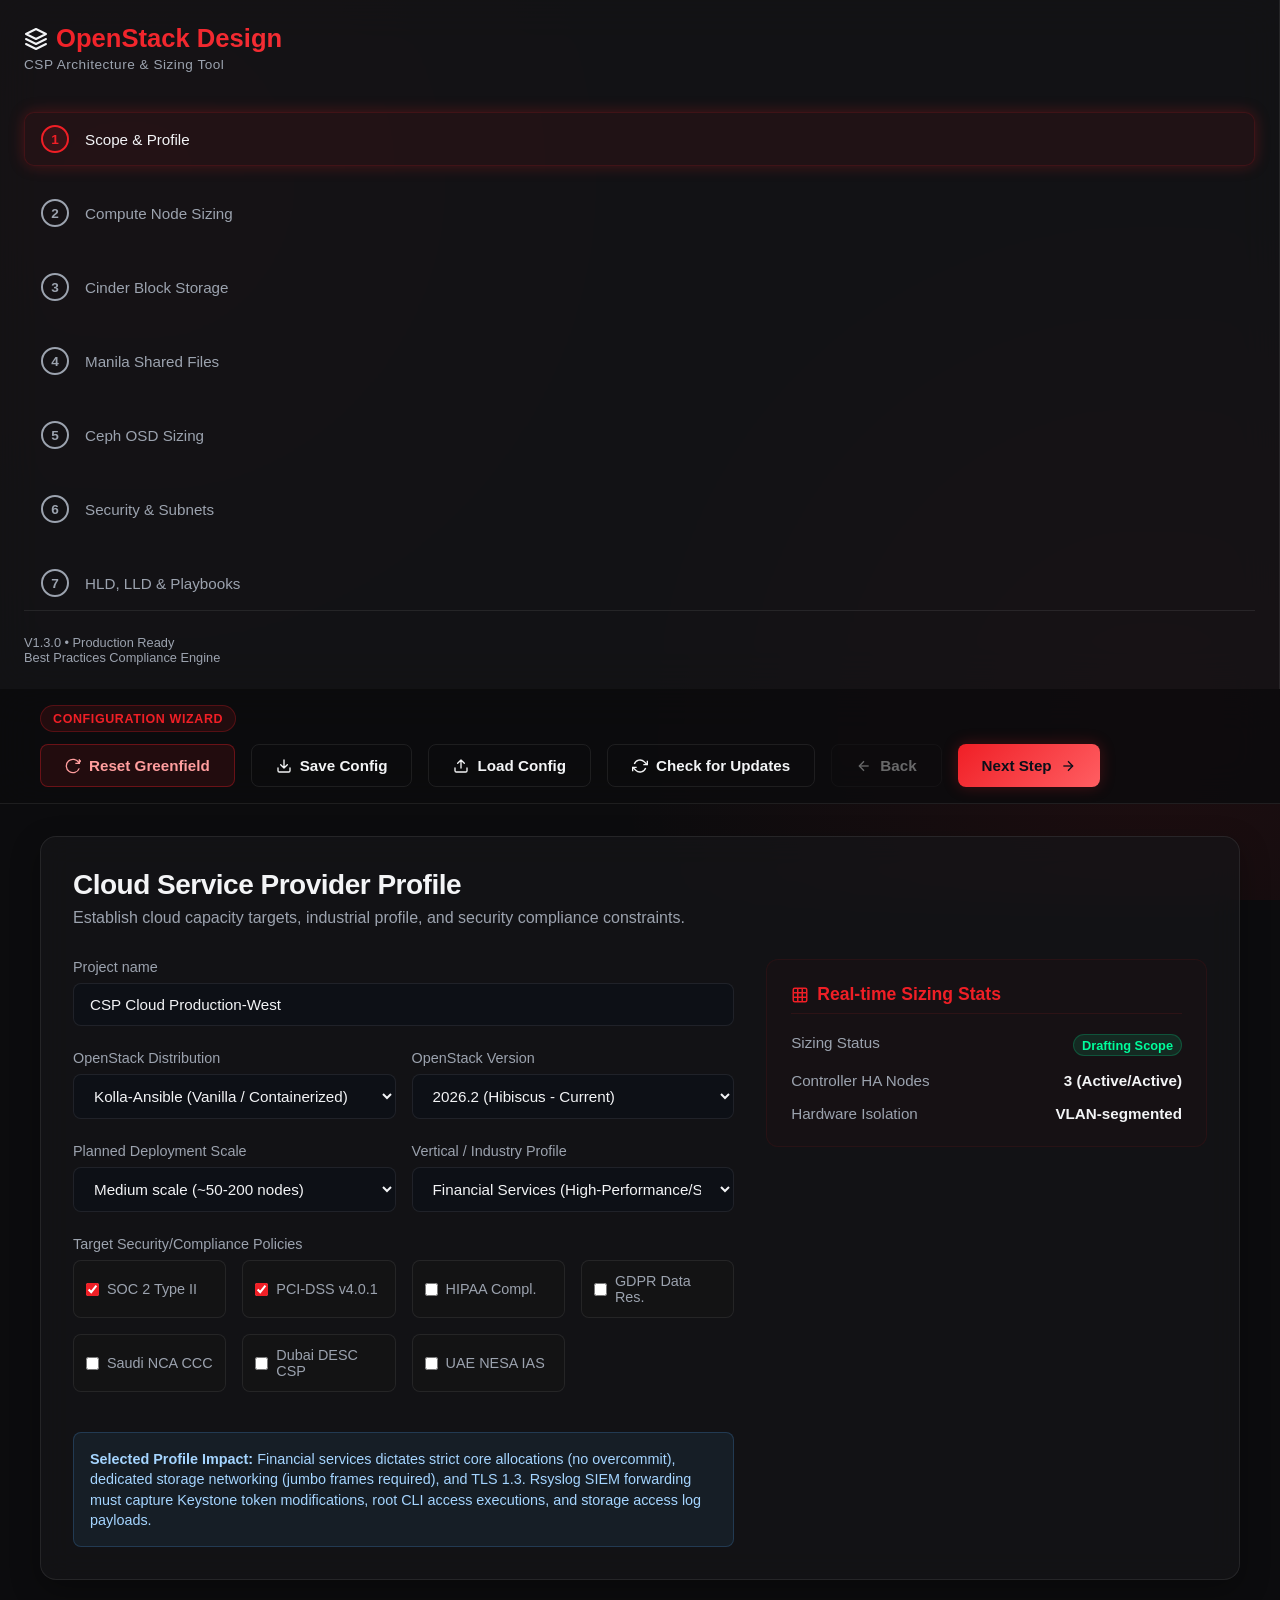
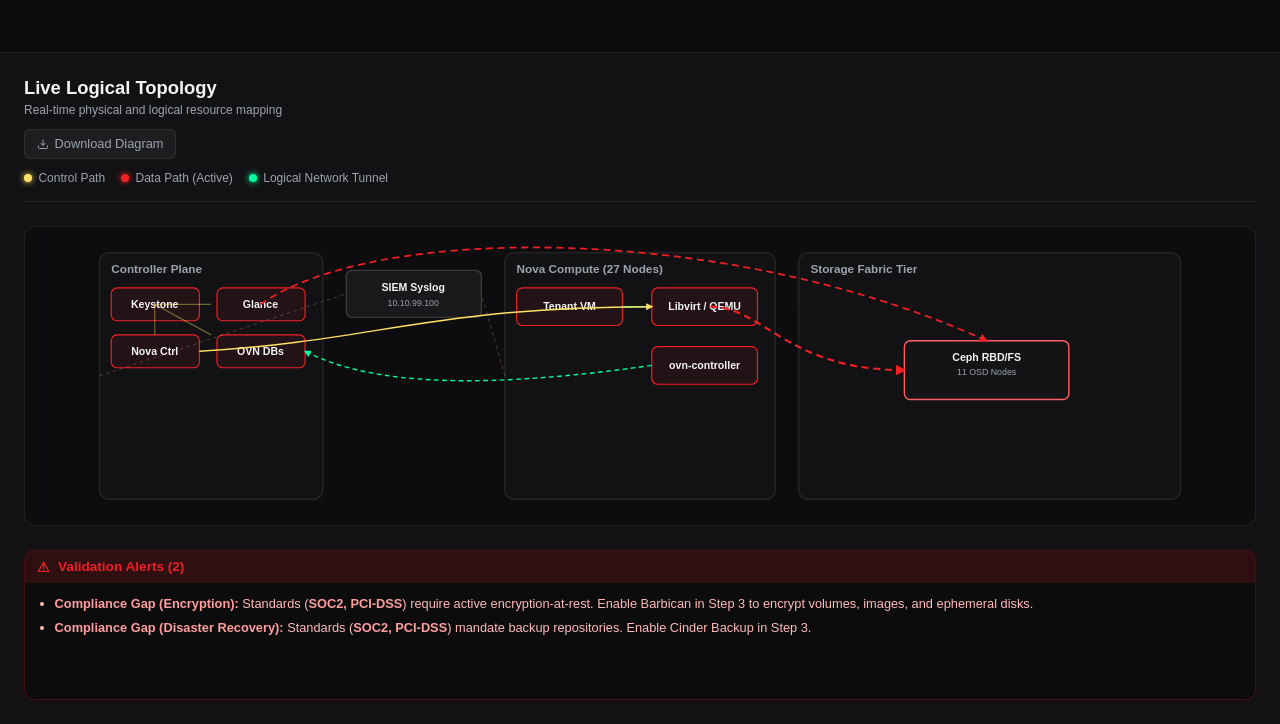
<file: index.html>
<!DOCTYPE html>
<html lang="en">
<head>
  <meta charset="UTF-8">
  <meta name="viewport" content="width=device-width, initial-scale=1.0">
  <title>OpenStack Architecture & Sizing Tool | CSP Edition</title>
  <link rel="stylesheet" href="style.css">
</head>
<body>
  <div class="app-container">
    <!-- Sidebar Stepper -->
    <aside class="sidebar">
      <div class="brand">
        <h1>
          <svg width="24" height="24" viewBox="0 0 24 24" fill="none" stroke="currentColor" stroke-width="2" stroke-linecap="round" stroke-linejoin="round"><path d="M12 2L2 7l10 5 10-5-10-5zM2 17l10 5 10-5M2 12l10 5 10-5"/></svg>
          OpenStack Design
        </h1>
        <p>CSP Architecture & Sizing Tool</p>
      </div>

      <ul class="stepper" id="stepper">
        <li class="step-item active" data-step="1">
          <span class="step-number">1</span>
          <span class="step-label">Scope & Profile</span>
        </li>
        <li class="step-item" data-step="2">
          <span class="step-number">2</span>
          <span class="step-label">Compute Node Sizing</span>
        </li>
        <li class="step-item" data-step="3">
          <span class="step-number">3</span>
          <span class="step-label">Cinder Block Storage</span>
        </li>
        <li class="step-item" data-step="4">
          <span class="step-number">4</span>
          <span class="step-label">Manila Shared Files</span>
        </li>
        <li class="step-item" data-step="5">
          <span class="step-number">5</span>
          <span class="step-label">Ceph OSD Sizing</span>
        </li>
        <li class="step-item" data-step="6">
          <span class="step-number">6</span>
          <span class="step-label">Security & Subnets</span>
        </li>
        <li class="step-item" data-step="7">
          <span class="step-number">7</span>
          <span class="step-label">HLD, LLD & Playbooks</span>
        </li>
      </ul>

      <div class="sidebar-footer">
        <p>V1.3.0 • Production Ready</p>
        <p>Best Practices Compliance Engine</p>
      </div>
    </aside>

    <!-- Right-hand flex container for main and bottom topology -->
    <div class="right-container">
      <!-- Main Content Panel -->
      <main class="main-content">
        <!-- Sticky Wizard Navigation Header -->
        <header class="wizard-nav-header">
          <div class="wizard-nav-title">
            <span class="nav-badge">Configuration Wizard</span>
          </div>
          <div class="wizard-nav-buttons">
            <button class="btn btn-reset" id="btn-reset" title="Reset all configuration inputs to default greenfield parameters">
              <svg width="16" height="16" viewBox="0 0 24 24" fill="none" stroke="currentColor" stroke-width="2"><path d="M21.5 2v6h-6M21.34 15.57a10 10 0 1 1-.57-8.38l5.67-5.67"/></svg>
              Reset Greenfield
            </button>
            <button class="btn btn-secondary" id="btn-save" title="Export current configuration to JSON file">
              <svg width="16" height="16" viewBox="0 0 24 24" fill="none" stroke="currentColor" stroke-width="2" stroke-linecap="round" stroke-linejoin="round"><path d="M21 15v4a2 2 0 0 1-2 2H5a2 2 0 0 1-2-2v-4M7 10l5 5 5-5M12 15V3"/></svg>
              Save Config
            </button>
            <button class="btn btn-secondary" id="btn-load" title="Import configuration from a JSON file">
              <svg width="16" height="16" viewBox="0 0 24 24" fill="none" stroke="currentColor" stroke-width="2" stroke-linecap="round" stroke-linejoin="round"><path d="M21 15v4a2 2 0 0 1-2 2H5a2 2 0 0 1-2-2v-4M17 8l-5-5-5 5M12 3v12"/></svg>
              Load Config
            </button>
            <input type="file" id="load-config-input" accept=".json" style="display: none;">
            <button class="btn btn-secondary" id="btn-check-updates" title="View bundled version/compliance reference data and check online for updates">
              <svg width="16" height="16" viewBox="0 0 24 24" fill="none" stroke="currentColor" stroke-width="2"><path d="M23 4v6h-6"/><path d="M1 20v-6h6"/><path d="M3.51 9a9 9 0 0 1 14.85-3.36L23 10M1 14l4.64 4.36A9 9 0 0 0 20.49 15"/></svg>
              Check for Updates
            </button>
            <button class="btn btn-secondary" id="btn-prev" disabled>
              <svg width="16" height="16" viewBox="0 0 24 24" fill="none" stroke="currentColor" stroke-width="2"><line x1="19" y1="12" x2="5" y2="12"/><polyline points="12 19 5 12 12 5"/></svg>
              Back
            </button>
            <button class="btn btn-primary" id="btn-next">
              Next Step
              <svg width="16" height="16" viewBox="0 0 24 24" fill="none" stroke="currentColor" stroke-width="2"><line x1="5" y1="12" x2="19" y2="12"/><polyline points="12 5 19 12 12 19"/></svg>
            </button>
          </div>
        </header>

        <!-- STEP 1: PROJECT SCOPE & COMPLIANCE -->
      <section class="step-panel active" id="step-panel-1">
        <div class="card">
          <div class="step-header">
            <h2>Cloud Service Provider Profile</h2>
            <p>Establish cloud capacity targets, industrial profile, and security compliance constraints.</p>
          </div>
          <div class="form-grid">
            <div class="form-section">
              <div class="form-group">
                <label for="projectName">Project name</label>
                <input type="text" id="projectName" value="CSP Cloud Production-West" placeholder="e.g. NextGen Cloud Core">
              </div>

              <div class="form-group-row">
                <div class="form-group">
                  <label for="openstackDistro">OpenStack Distribution</label>
                  <select id="openstackDistro">
                    <option value="kolla" selected>Kolla-Ansible (Vanilla / Containerized)</option>
                    <option value="juju">Canonical Charmed OpenStack (Juju classic charms — see Sunbeam note in Deployment Guide)</option>
                    <option value="rhosp">Red Hat OpenStack Services on OpenShift (RHOSO / RHOSP)</option>
                  </select>
                </div>
                <div class="form-group">
                  <label for="openstackVersion">OpenStack Version</label>
                  <select id="openstackVersion">
                    <option value="2026.2" selected>2026.2 (Hibiscus)</option>
                    <option value="2026.1">2026.1 (Gazpacho)</option>
                    <option value="zed">Zed</option>
                  </select>
                </div>
              </div>

              <div class="form-group-row">
                <div class="form-group">
                  <label for="cspScale">Planned Deployment Scale</label>
                  <select id="cspScale">
                    <option value="small">Small scale (~10-50 nodes)</option>
                    <option value="medium" selected>Medium scale (~50-200 nodes)</option>
                    <option value="large">Large/Enterprise scale (200-1000+ nodes)</option>
                  </select>
                </div>
                <div class="form-group">
                  <label for="industry">Vertical / Industry Profile</label>
                  <select id="industry">
                    <option value="general">General Purpose CSP</option>
                    <option value="financial" selected>Financial Services (High-Performance/Strict SLA)</option>
                    <option value="healthcare">Healthcare & Life Sciences (HIPAA Isolated)</option>
                    <option value="telecom">Telecom NFV (NESA High-Availability)</option>
                    <option value="sovereign">Sovereign Gov Cloud (NCA / DESC Compliant)</option>
                  </select>
                </div>
              </div>

              <div class="form-group">
                <label>Target Security/Compliance Policies</label>
                <div class="checkbox-grid">
                  <label class="checkbox-tile">
                    <input type="checkbox" name="compliance" value="soc2" checked>
                    <span>SOC 2 Type II</span>
                  </label>
                  <label class="checkbox-tile">
                    <input type="checkbox" name="compliance" value="pci-dss" checked>
                    <span>PCI-DSS v4.0.1</span>
                  </label>
                  <label class="checkbox-tile">
                    <input type="checkbox" name="compliance" value="hipaa">
                    <span>HIPAA Compl.</span>
                  </label>
                  <label class="checkbox-tile">
                    <input type="checkbox" name="compliance" value="gdpr">
                    <span>GDPR Data Res.</span>
                  </label>
                  <label class="checkbox-tile">
                    <input type="checkbox" name="compliance" value="nca_cscc">
                    <span>Saudi NCA CCC</span>
                  </label>
                  <label class="checkbox-tile">
                    <input type="checkbox" name="compliance" value="desc_csp">
                    <span>Dubai DESC CSP</span>
                  </label>
                  <label class="checkbox-tile">
                    <input type="checkbox" name="compliance" value="nesa_ias">
                    <span>UAE NESA IAS</span>
                  </label>
                </div>
              </div>

              <div class="ui-info-block" id="compliance-info">
                <strong>Selected Profile Impact:</strong> Financial services dictates strict core allocations (no overcommit), dedicated storage networking (jumbo frames required), and TLS 1.3. Rsyslog SIEM forwarding must capture Keystone token modifications, root CLI access executions, and storage access log payloads.
              </div>
            </div>

            <!-- Side summary widget -->
            <div class="sizing-summary" id="summary-step-1">
              <h3 class="summary-title">
                <svg width="18" height="18" viewBox="0 0 24 24" fill="none" stroke="currentColor" stroke-width="2"><rect x="3" y="3" width="18" height="18" rx="2" ry="2"/><line x1="9" y1="3" x2="9" y2="21"/><line x1="15" y1="3" x2="15" y2="21"/><line x1="3" y1="9" x2="21" y2="9"/><line x1="3" y1="15" x2="21" y2="15"/></svg>
                Real-time Sizing Stats
              </h3>
              <div class="summary-list">
                <div class="summary-item">
                  <span class="label">Sizing Status</span>
                  <span class="value summary-badge">Drafting Scope</span>
                </div>
                <div class="summary-item">
                  <span class="label">Controller HA Nodes</span>
                  <span class="value">3 (Active/Active)</span>
                </div>
                <div class="summary-item">
                  <span class="label">Hardware Isolation</span>
                  <span class="value">VLAN-segmented</span>
                </div>
              </div>
            </div>
          </div>
        </div>
      </section>

      <!-- STEP 2: COMPUTE & HYPERVISOR SIZING -->
      <section class="step-panel" id="step-panel-2">
        <div class="card">
          <div class="step-header">
            <h2>Compute & Hypervisor Sizing</h2>
            <p>Define virtual machine profiles, target scale, overcommit limits, and physical compute hardware.</p>
          </div>
          <div class="form-grid">
            <div class="form-section">
              <h3>Target Workload Specs</h3>
              <div class="form-group-row">
                <div class="form-group">
                  <label for="vmCount">
                    Total Active VMs
                    <span class="tooltip-container">
                      <span class="tooltip-icon">i</span>
                      <span class="tooltip-text">
                        <strong>Total Active VMs</strong>
                        Total number of virtual machines sizing targets.
                        <br><em>Impact:</em> Drives physical node counts, network interface limits, and OVN database scaling.
                      </span>
                    </span>
                  </label>
                  <input type="number" id="vmCount" value="400" min="10">
                </div>
                <div class="form-group">
                  <label for="vmVcpus">
                    vCPUs per VM (Avg)
                    <span class="tooltip-container">
                      <span class="tooltip-icon">i</span>
                      <span class="tooltip-text">
                        <strong>vCPUs per VM</strong>
                        Average virtual CPUs assigned to VMs.
                        <br><em>Impact:</em> Determines the total physical core footprint needed on compute hypervisors.
                      </span>
                    </span>
                  </label>
                  <input type="number" id="vmVcpus" value="4" min="1">
                </div>
              </div>

              <div class="form-group-row">
                <div class="form-group">
                  <label for="vmRam">
                    RAM per VM (GB, Avg)
                    <span class="tooltip-container">
                      <span class="tooltip-icon">i</span>
                      <span class="tooltip-text">
                        <strong>vRAM per VM</strong>
                        Average RAM allocated to virtual machines.
                        <br><em>Impact:</em> Determines total physical RAM demands (GB) on compute hypervisors.
                      </span>
                    </span>
                  </label>
                  <input type="number" id="vmRam" value="16" min="1">
                </div>
                <div class="form-group">
                  <label for="vmDisk">
                    Ephemeral Storage per VM (GB)
                    <span class="tooltip-container">
                      <span class="tooltip-icon">i</span>
                      <span class="tooltip-text">
                        <strong>Ephemeral Disk</strong>
                        Local disk allocation size per instance.
                        <br><em>Impact:</em> Configures local ephemeral disk sizing or Ceph RBD volume pool targets.
                      </span>
                    </span>
                  </label>
                  <input type="number" id="vmDisk" value="50" min="0">
                </div>
              </div>

              <h3>Overcommit Allocation Ratios</h3>
              <div class="form-group-row">
                <div class="form-group">
                  <label for="cpuOvercommit">
                    CPU Overcommit (vCPU:Physical Core)
                    <span class="tooltip-container">
                      <span class="tooltip-icon">i</span>
                      <span class="tooltip-text">
                        <strong>CPU Overcommit</strong>
                        Ratio of virtual cores mapped to a single physical core.
                        <br><em>Impact:</em> Writes <code>cpu_allocation_ratio</code> in <code>nova.conf</code>. Higher ratios increase host density but risk VM performance lag.
                      </span>
                    </span>
                  </label>
                  <input type="number" id="cpuOvercommit" value="3" min="1" max="16" step="0.5">
                </div>
                <div class="form-group">
                  <label for="ramOvercommit">
                    RAM Overcommit (vRAM:Physical RAM)
                    <span class="tooltip-container">
                      <span class="tooltip-icon">i</span>
                      <span class="tooltip-text">
                        <strong>RAM Overcommit</strong>
                        Ratio of virtual RAM mapped to physical RAM.
                        <br><em>Impact:</em> Writes <code>ram_allocation_ratio</code> in <code>nova.conf</code>. Enforced at 1.0 in production to prevent system swapping.
                      </span>
                    </span>
                  </label>
                  <input type="number" id="ramOvercommit" value="1" min="0.5" max="2" step="0.1">
                </div>
              </div>

              <h3>Physical Node Specification</h3>
              <div class="form-group-row">
                <div class="form-group">
                  <label for="nodeCores">Cores per Physical Node</label>
                  <input type="number" id="nodeCores" value="64" min="8">
                </div>
                <div class="form-group">
                  <label for="nodeRam">RAM per Physical Node (GB)</label>
                  <input type="number" id="nodeRam" value="256" min="16">
                </div>
              </div>

              <div class="form-group-row">
                <div class="form-group">
                  <label for="nodeDisk">Local Disk per Node (GB, if Ephemeral)</label>
                  <input type="number" id="nodeDisk" value="1000" min="0">
                </div>
                <div class="form-group">
                  <label for="haBuffer">N+X HA Compute Buffer</label>
                  <input type="number" id="haBuffer" value="2" min="1" max="10">
                </div>
              </div>

              <h3>Nova Compute Customization</h3>
              <div class="form-group-row" style="margin-bottom: 1.5rem;">
                <div class="form-group">
                  <label for="novaCpuMode">
                    Nova CPU Mode
                    <span class="tooltip-container">
                      <span class="tooltip-icon">i</span>
                      <span class="tooltip-text">
                        <strong>Nova CPU Mode</strong>
                        Specifies the instruction set and architecture features exposed to instances.
                        <br><em>Impact:</em> Configures <code>cpu_mode</code> in <code>nova.conf</code>. 'host-passthrough' maximizes hardware capabilities but requires homogeneous host CPUs for live migration.
                      </span>
                    </span>
                  </label>
                  <select id="novaCpuMode">
                    <option value="host-model" selected>Host Model (host-model)</option>
                    <option value="host-passthrough">Host Passthrough (host-passthrough)</option>
                    <option value="custom">Custom (Broadwell-noTSX)</option>
                  </select>
                </div>
                <div class="form-group">
                  <label class="checkbox-tile" style="padding: 0.8rem; flex-direction: row; align-items: center; gap: 0.8rem; justify-content: flex-start; cursor: pointer; height: 100%;">
                    <input type="checkbox" id="novaInstanceHa" style="margin: 0; width: auto;">
                    <span style="font-weight: 600;">
                      Enable Nova Instance HA
                      <span class="tooltip-container">
                        <span class="tooltip-icon">i</span>
                        <span class="tooltip-text">
                          <strong>Nova Instance HA</strong>
                          Orchestrates automatic evacuation and reboot of VMs when their hypervisor host experiences hardware failure.
                          <br><em>Impact:</em> Configures scheduler filters and <code>resume_guests_state_on_host_boot = true</code> in <code>nova.conf</code>.
                        </span>
                      </span>
                    </span>
                  </label>
                </div>
              </div>

              <div class="form-group" style="margin-bottom: 1rem;">
                <label class="checkbox-tile" style="padding: 0.8rem; flex-direction: row; align-items: center; gap: 0.8rem; justify-content: flex-start; cursor: pointer;">
                  <input type="checkbox" id="enableConfidentialComputing" style="margin: 0; width: auto;">
                  <span style="font-weight: 600;">
                    Enable Confidential Computing
                    <span class="tooltip-container">
                      <span class="tooltip-icon">i</span>
                      <span class="tooltip-text">
                        <strong>Confidential Computing</strong>
                        Hardware memory encryption and attestation for tenant VMs, introduced in OpenStack 2026.2 "Hibiscus" (Nova 34.0.0).
                        <br><em>Impact:</em> Requires compute hosts with AMD SEV-SNP or Intel TDX support, and OpenStack 2026.2 or later. Enabled per-flavor/image via trait extra specs, not a global nova.conf setting. Strengthens the case for sovereign, financial, and healthcare compliance profiles that require data-in-use protection and attestation.
                      </span>
                    </span>
                  </span>
                </label>
              </div>
              <div id="confidential-computing-opts-group" style="display:none; flex-direction:column; gap:1.2rem; border: 1px solid var(--glass-border); padding: 1.2rem; border-radius: 8px; background: rgba(255,255,255,0.02); margin-bottom: 1.5rem;">
                <div class="form-group">
                  <label for="confidentialComputingTech">Confidential Computing Technology</label>
                  <select id="confidentialComputingTech">
                    <option value="sev-snp" selected>AMD SEV-SNP (attestation, memory integrity)</option>
                    <option value="tdx">Intel TDX (memory encryption)</option>
                  </select>
                </div>
              </div>

              <h3>Kubernetes Overlay (K8s on OpenStack)</h3>
              <div class="form-group" style="margin-bottom: 1rem;">
                <label class="checkbox-tile" style="padding: 0.8rem; flex-direction: row; align-items: center; gap: 0.8rem; justify-content: flex-start; cursor: pointer;">
                  <input type="checkbox" id="enableK8s" style="margin: 0; width: auto;">
                  <span style="font-weight: 600;">Enable Kubernetes VM Sizing Overlay</span>
                </label>
              </div>
              <div id="k8s-opts-group" style="display:none; flex-direction:column; gap:1.2rem; border: 1px solid var(--glass-border); padding: 1.2rem; border-radius: 8px; background: rgba(255,255,255,0.02); margin-bottom: 1.5rem;">
                <div class="form-group-row">
                  <div class="form-group">
                    <label for="k8sMasterCount">Master VMs Count</label>
                    <input type="number" id="k8sMasterCount" value="3" min="1">
                  </div>
                  <div class="form-group">
                    <label for="k8sWorkerCount">Worker VMs Count</label>
                    <input type="number" id="k8sWorkerCount" value="10" min="1">
                  </div>
                </div>
                <div class="form-group-row">
                  <div class="form-group">
                    <label for="k8sMasterVcpus">Master VM vCPUs</label>
                    <input type="number" id="k8sMasterVcpus" value="4" min="1">
                  </div>
                  <div class="form-group">
                    <label for="k8sMasterRam">Master VM RAM (GB)</label>
                    <input type="number" id="k8sMasterRam" value="16" min="1">
                  </div>
                </div>
                <div class="form-group-row">
                  <div class="form-group">
                    <label for="k8sWorkerVcpus">Worker VM vCPUs</label>
                    <input type="number" id="k8sWorkerVcpus" value="8" min="1">
                  </div>
                  <div class="form-group">
                    <label for="k8sWorkerRam">Worker VM RAM (GB)</label>
                    <input type="number" id="k8sWorkerRam" value="32" min="1">
                  </div>
                </div>
                <div class="form-group-row">
                  <div class="form-group">
                    <label for="k8sWorkerDisk">Worker VM Disk (GB)</label>
                    <input type="number" id="k8sWorkerDisk" value="100" min="1">
                  </div>
                  <div class="form-group">
                    <label for="k8sCni">CNI Network Plugin</label>
                    <select id="k8sCni">
                      <option value="calico" selected>Calico (BGP / VXLAN)</option>
                      <option value="cilium">Cilium (eBPF Routing)</option>
                    </select>
                  </div>
                </div>
                <div class="form-group">
                  <label for="k8sCsi">Persistent Volume CSI Driver</label>
                  <select id="k8sCsi">
                    <option value="cinder" selected>OpenStack Cinder CSI</option>
                    <option value="ceph-rbd">Ceph-RBD Native CSI</option>
                  </select>
                </div>
                <div class="form-group" style="margin-top: 1rem;">
                  <label class="checkbox-tile" style="padding: 0.6rem; flex-direction: row; align-items: center; gap: 0.8rem; justify-content: flex-start; cursor: pointer; background: rgba(255,255,255,0.01);">
                    <input type="checkbox" id="enableVelero" style="margin: 0; width: auto;">
                    <span style="font-weight: 500; font-size: 0.9rem;">Enable Velero Backups to StorageGrid S3</span>
                  </label>
                </div>
              </div>
            </div>

            <!-- Sizing statistics panel -->
            <div class="sizing-summary" id="summary-step-2">
              <h3 class="summary-title">
                <svg width="18" height="18" viewBox="0 0 24 24" fill="none" stroke="currentColor" stroke-width="2"><rect x="2" y="2" width="20" height="8" rx="2" ry="2"/><rect x="2" y="14" width="20" height="8" rx="2" ry="2"/><line x1="6" y1="6" x2="6.01" y2="6"/><line x1="6" y1="18" x2="6.01" y2="18"/></svg>
                Hypervisor Results
              </h3>
              <div class="summary-list">
                <div class="summary-item">
                  <span class="label">Total vCPUs Requested</span>
                  <span class="value" id="calc-total-vcpus">1600</span>
                </div>
                <div class="summary-item">
                  <span class="label">Total RAM Requested</span>
                  <span class="value" id="calc-total-ram">6400 GB</span>
                </div>
                <div class="summary-item">
                  <span class="label">Nodes Required for CPU</span>
                  <span class="value" id="calc-nodes-cpu">9</span>
                </div>
                <div class="summary-item">
                  <span class="label">Nodes Required for RAM</span>
                  <span class="value" id="calc-nodes-ram">25</span>
                </div>
                <div class="summary-item" id="row-nodes-storage" style="display:none;">
                  <span class="label">Nodes Required for Local Disk</span>
                  <span class="value" id="calc-nodes-storage">0</span>
                </div>
                <div class="summary-item">
                  <span class="label">Raw Compute Nodes</span>
                  <span class="value" id="calc-raw-nodes">25</span>
                </div>
                <div class="summary-item">
                  <span class="label">Final Nodes (+ HA Buffer)</span>
                  <span class="value summary-badge" id="calc-final-nodes">27 Nodes</span>
                </div>
              </div>

            </div>
          </div>
        </div>
      </section>

      <!-- STEP 3: CINDER STORAGE DESIGN -->
      <section class="step-panel" id="step-panel-3">
        <div class="card">
          <div class="step-header">
            <h2>Cinder Block Storage Integration</h2>
            <p>Determine overall volume capacity targets, choose backend storage solutions, and map out ports, data paths, and configuration specifics.</p>
          </div>
          <div class="form-grid">
            <div class="form-section">
              <div class="form-group">
                <label for="cinderCapacityTb">Total Usable Volume Capacity (TB)</label>
                <input type="number" id="cinderCapacityTb" value="150" min="5">
              </div>

              <h3>Select Block Storage Backend Arrays (Select one or more)</h3>
              <div class="backend-selector">
                <div class="backend-card selected" data-backend="ceph">
                  <div class="backend-title">
                    <span>Ceph RBD (Recommended)</span>
                    <span class="backend-dot"></span>
                  </div>
                  <div class="backend-desc">Distributed software-defined storage using Native RADOS block devices. Standard OpenStack design.</div>
                </div>

                <div class="backend-card" data-backend="netapp">
                  <div class="backend-title">
                    <span>NetApp ONTAP SAN/NAS</span>
                    <span class="backend-dot"></span>
                  </div>
                  <div class="backend-desc">Enterprise hybrid array using iSCSI or NFS protocols. Advanced hardware compression/dedup.</div>
                </div>

                <div class="backend-card" data-backend="emc">
                  <div class="backend-title">
                    <span>Dell EMC PowerFlex</span>
                    <span class="backend-dot"></span>
                  </div>
                  <div class="backend-desc">Software-defined elastic block platform with massive scalability and dedicated SDC driver.</div>
                </div>

                <div class="backend-card" data-backend="pure">
                  <div class="backend-title">
                    <span>Pure Storage FlashArray</span>
                    <span class="backend-dot"></span>
                  </div>
                  <div class="backend-desc">All-flash array with always-on dedup/compression. Official upstream driver over iSCSI, FC, or NVMe.</div>
                </div>

                <div class="backend-card" data-backend="hpe">
                  <div class="backend-title">
                    <span>HPE Alletra / Primera / 3PAR</span>
                    <span class="backend-dot"></span>
                  </div>
                  <div class="backend-desc">Enterprise SAN over FC or iSCSI via the array's WSAPI. Single driver family spans the 3PAR-to-Alletra MP lineage.</div>
                </div>

                <div class="backend-card" data-backend="dellps">
                  <div class="backend-title">
                    <span>Dell PowerStore / PowerMax</span>
                    <span class="backend-dot"></span>
                  </div>
                  <div class="backend-desc">Traditional unified/mainframe-class Dell SAN, distinct from PowerFlex. iSCSI, FC, or NVMe-TCP.</div>
                </div>

                <div class="backend-card" data-backend="vast">
                  <div class="backend-title">
                    <span>VAST Data</span>
                    <span class="backend-dot"></span>
                  </div>
                  <div class="backend-desc">NVMe-TCP block volumes off VAST's Universal Storage platform, managed via the VMS API.</div>
                </div>
              </div>

              <!-- Backend specific options -->
              <div id="cinder-backend-specifics" class="backend-specifics">
                <div id="cinder-opts-ceph" class="backend-opts-group">
                  <div class="ui-info-block">
                    <strong>Ceph Integration Parameters:</strong> Requires installation of <code>librbd1</code> on all Compute hosts. Blocks are mapped directly in QEMU, avoiding OS mount overhead. Port <strong>6789 (TCP)</strong> and OSD ports <strong>6800-7300 (TCP)</strong> must be open on the Storage network.
                  </div>
                </div>

                <div id="cinder-opts-netapp" class="backend-opts-group" style="display:none;">
                  <div class="form-group-row">
                    <div class="form-group">
                      <label for="cinderNetappIp">NetApp Cluster IP / Hostname</label>
                      <input type="text" id="cinderNetappIp" value="10.10.30.50">
                    </div>
                    <div class="form-group">
                      <label for="cinderNetappSvm">ONTAP SVM (Storage Virtual Machine)</label>
                      <input type="text" id="cinderNetappSvm" value="svm_cinder_prod">
                    </div>
                  </div>
                  <div class="form-group-row">
                    <div class="form-group">
                      <label for="cinderNetappProto">Storage Protocol</label>
                      <select id="cinderNetappProto">
                        <option value="iscsi" selected>iSCSI (Block device mapped to Nova via targetcli)</option>
                        <option value="nfs">NFS (Filesystem mounting, raw files as disks)</option>
                      </select>
                    </div>
                    <div class="form-group">
                      <label for="netappDedup">ONTAP Storage Efficiencies</label>
                      <select id="netappDedup">
                        <option value="true" selected>Deduplication & Compression Enabled</option>
                        <option value="false">Thin Provisioning Only</option>
                      </select>
                    </div>
                  </div>
                </div>

                <div id="cinder-opts-emc" class="backend-opts-group" style="display:none;">
                  <div class="form-group-row">
                    <div class="form-group">
                      <label for="cinderEmcIp">Dell PowerFlex Gateway IP</label>
                      <input type="text" id="cinderEmcIp" value="10.10.30.60">
                    </div>
                    <div class="form-group">
                      <label for="cinderEmcPool">PowerFlex Storage Pool</label>
                      <input type="text" id="cinderEmcPool" value="sp_gold_cinder">
                    </div>
                  </div>
                </div>

                <div id="cinder-opts-pure" class="backend-opts-group" style="display:none;">
                  <div class="form-group-row">
                    <div class="form-group">
                      <label for="pureIp">FlashArray Management IP</label>
                      <input type="text" id="pureIp" value="10.10.30.80">
                    </div>
                    <div class="form-group">
                      <label for="pureProto">Storage Protocol</label>
                      <select id="pureProto">
                        <option value="iscsi" selected>iSCSI (PureISCSIDriver)</option>
                        <option value="fc">Fibre Channel (PureFCDriver)</option>
                        <option value="nvme-roce">NVMe-oF / RoCE (PureNVMEDriver)</option>
                        <option value="nvme-tcp">NVMe-oF / TCP (PureNVMEDriver)</option>
                      </select>
                    </div>
                  </div>
                  <div class="ui-info-block">
                    Dedup/compression are always-on at the array level (not driver-toggled). No official Manila driver exists for FlashArray &mdash; file workloads require a separate FlashBlade array.
                  </div>
                </div>

                <div id="cinder-opts-hpe" class="backend-opts-group" style="display:none;">
                  <div class="form-group-row">
                    <div class="form-group">
                      <label for="hpeIp">Array WSAPI IP / Hostname</label>
                      <input type="text" id="hpeIp" value="10.10.30.90">
                    </div>
                    <div class="form-group">
                      <label for="hpePlatform">Array Platform</label>
                      <select id="hpePlatform">
                        <option value="primera_alletra" selected>Primera / Alletra 9k / Alletra MP (WSAPI 443)</option>
                        <option value="3par">3PAR (WSAPI 8080)</option>
                      </select>
                    </div>
                  </div>
                  <div class="form-group">
                    <label for="hpeProto">Storage Protocol</label>
                    <select id="hpeProto">
                      <option value="fc" selected>Fibre Channel (HPE3PARFCDriver)</option>
                      <option value="iscsi">iSCSI (HPE3PARISCSIDriver)</option>
                    </select>
                  </div>
                </div>

                <div id="cinder-opts-dellps" class="backend-opts-group" style="display:none;">
                  <div class="form-group-row">
                    <div class="form-group">
                      <label for="dellpsIp">Management IP (REST Gateway / Unisphere)</label>
                      <input type="text" id="dellpsIp" value="10.10.30.95">
                    </div>
                    <div class="form-group">
                      <label for="dellpsPlatform">Array Platform</label>
                      <select id="dellpsPlatform">
                        <option value="powerstore" selected>PowerStore (direct REST, port 443)</option>
                        <option value="powermax">PowerMax (via Unisphere, port 8443)</option>
                      </select>
                    </div>
                  </div>
                  <div class="form-group">
                    <label for="dellpsProto">Storage Protocol</label>
                    <select id="dellpsProto">
                      <option value="iscsi" selected>iSCSI</option>
                      <option value="fc">Fibre Channel</option>
                      <option value="nvme-tcp">NVMe-TCP</option>
                    </select>
                  </div>
                </div>

                <div id="cinder-opts-vast" class="backend-opts-group" style="display:none;">
                  <div class="form-group-row">
                    <div class="form-group">
                      <label for="vastIp">VMS Management IP</label>
                      <input type="text" id="vastIp" value="10.10.30.110">
                    </div>
                    <div class="form-group">
                      <label for="vastVippool">VIP Pool Name</label>
                      <input type="text" id="vastVippool" value="cinder-vip-pool">
                    </div>
                  </div>
                  <div class="ui-info-block">
                    Block volumes are served over NVMe-TCP only (data VIP port 4420) via <code>VASTVolumeDriver</code>. Requires VAST cluster release &ge; 5.3.
                  </div>
                </div>
              </div>

              <h3>Cinder Volume Backup</h3>
              <div class="form-group" style="margin-bottom: 1rem;">
                <label class="checkbox-tile" style="padding: 0.8rem; flex-direction: row; align-items: center; gap: 0.8rem; justify-content: flex-start; cursor: pointer;">
                  <input type="checkbox" id="enableCinderBackup" style="margin: 0; width: auto;">
                  <span style="font-weight: 600;">Enable Cinder Volume Backups</span>
                </label>
              </div>
              <div id="cinder-backup-opts-group" style="display:none; flex-direction:column; gap:1.2rem; border: 1px solid var(--glass-border); padding: 1.2rem; border-radius: 8px; background: rgba(255,255,255,0.02); margin-bottom: 1.5rem;">
                <div class="form-group">
                  <label for="cinderBackupTarget">Cinder Backup Target Store</label>
                  <select id="cinderBackupTarget">
                    <option value="storagegrid" selected>NetApp StorageGrid S3 Object Store</option>
                    <option value="ceph">Dedicated Ceph Backup Pool</option>
                  </select>
                </div>
              </div>

              <h3>Volume Encryption & DR Replication</h3>
              <div class="form-group-row" style="margin-bottom: 1rem;">
                <div class="form-group">
                  <label class="checkbox-tile" style="padding: 0.8rem; flex-direction: row; align-items: center; gap: 0.8rem; justify-content: flex-start; cursor: pointer; height: 100%;">
                    <input type="checkbox" id="enableBarbican" style="margin: 0; width: auto;">
                    <span style="font-weight: 600;">
                      Enable Volume Encryption (Barbican KMS)
                      <span class="tooltip-container">
                        <span class="tooltip-icon">i</span>
                        <span class="tooltip-text">
                          <strong>Volume Encryption</strong>
                          Secures tenant data-at-rest by encrypting virtual disks on block devices.
                          <br><em>Impact:</em> Configures Barbican integration in <code>cinder.conf</code> and <code>nova.conf</code>. Hypervisor/QEMU encryption incurs 5-15% CPU load.
                        </span>
                      </span>
                    </span>
                  </label>
                </div>
                <div class="form-group">
                  <label class="checkbox-tile" style="padding: 0.8rem; flex-direction: row; align-items: center; gap: 0.8rem; justify-content: flex-start; cursor: pointer; height: 100%;">
                    <input type="checkbox" id="enableCinderReplication" style="margin: 0; width: auto;">
                    <span style="font-weight: 600;">Enable Cinder DR Volume Replication</span>
                  </label>
                </div>
              </div>

              <div id="barbican-opts-group" style="display:none; flex-direction:column; gap:1.2rem; border: 1px solid var(--glass-border); padding: 1.2rem; border-radius: 8px; background: rgba(255,255,255,0.02); margin-bottom: 1.5rem;">
                <div class="form-group">
                  <label for="barbicanBackend">
                    Barbican Key Manager Backend
                    <span class="tooltip-container">
                      <span class="tooltip-icon">i</span>
                      <span class="tooltip-text">
                        <strong>KMS Secrets Backend</strong>
                        Specifies where cryptographic master keys are stored.
                        <br><em>Impact:</em> Determines secret storage interface in Barbican. Appends configuration parameters and deployment steps for Vault or SoftHSM.
                      </span>
                    </span>
                  </label>
                  <select id="barbicanBackend">
                    <option value="vault" selected>HashiCorp Vault (Production-Grade External KMS)</option>
                    <option value="softhsm">SoftHSMv2 (Software-Simulated HSM via PKCS#11)</option>
                    <option value="pkcs11">Hardware HSM (PKCS#11 Vendor Library Integration)</option>
                  </select>
                </div>
              </div>

              <div id="cinder-replication-opts-group" style="display:none; flex-direction:column; gap:1.2rem; border: 1px solid var(--glass-border); padding: 1.2rem; border-radius: 8px; background: rgba(255,255,255,0.02); margin-bottom: 1.5rem;">
                <div class="form-group-row">
                  <div class="form-group">
                    <label for="cinderReplTarget">Replication Target IP / Cluster Name</label>
                    <input type="text" id="cinderReplTarget" value="10.20.30.50">
                  </div>
                  <div class="form-group">
                    <label for="cinderReplMode">Replication Sync Mode</label>
                    <select id="cinderReplMode">
                      <option value="async" selected>Asynchronous (Recommended for WAN/Multi-site)</option>
                      <option value="sync">Synchronous (Requires low latency & high bandwidth)</option>
                    </select>
                  </div>
                </div>
              </div>

              <h3>Cinder Advanced Settings</h3>
              <div class="form-group-row" style="margin-bottom: 1rem;">
                <div class="form-group">
                  <label class="checkbox-tile" style="padding: 0.8rem; flex-direction: row; align-items: center; gap: 0.8rem; justify-content: flex-start; cursor: pointer; height: 100%;">
                    <input type="checkbox" id="cinderMultiAttach" style="margin: 0; width: auto;">
                    <span style="font-weight: 600;">
                      Enable Volume Multi-Attach
                      <span class="tooltip-container">
                        <span class="tooltip-icon">i</span>
                        <span class="tooltip-text">
                          <strong>Volume Multi-Attach</strong>
                          Allows mapping a single volume to multiple instances concurrently.
                          <br><em>Impact:</em> Enables <code>enable_force_upload</code> in <code>cinder.conf</code> and overrides Ceph exclusive locks. Requires clustered filesystems (e.g. GFS2/OCFS2).
                        </span>
                      </span>
                    </span>
                  </label>
                </div>
                <div class="form-group">
                  <label class="checkbox-tile" style="padding: 0.8rem; flex-direction: row; align-items: center; gap: 0.8rem; justify-content: flex-start; cursor: pointer; height: 100%;">
                    <input type="checkbox" id="cinderQosEnable" style="margin: 0; width: auto;">
                    <span style="font-weight: 600;">
                      Enable Cinder QoS Throttling
                      <span class="tooltip-container">
                        <span class="tooltip-icon">i</span>
                        <span class="tooltip-text">
                          <strong>Cinder QoS Throttling</strong>
                          Limits virtual disk IOPS and bandwidth per volume.
                          <br><em>Impact:</em> Generates Cinder QoS volume limits and associates rate-limiting policies to prevent hypervisor disk congestion.
                        </span>
                      </span>
                    </span>
                  </label>
                </div>
              </div>

              <div id="cinder-qos-opts" style="display:none; flex-direction:column; gap:1.2rem; border: 1px solid var(--glass-border); padding: 1.2rem; border-radius: 8px; background: rgba(255,255,255,0.02); margin-bottom: 1.5rem;">
                <div class="form-group-row">
                  <div class="form-group">
                    <label for="cinderQosMaxIops">Max IOPS Limit per Volume</label>
                    <input type="number" id="cinderQosMaxIops" value="5000" min="100">
                  </div>
                  <div class="form-group">
                    <label for="cinderQosMaxBps">Max Throughput Limit (BPS)</label>
                    <input type="number" id="cinderQosMaxBps" value="104857600" min="1048576">
                  </div>
                </div>
              </div>

              <!-- Interactive Data Flow Diagram -->
              <div class="diagram-container">
                <span class="diagram-title">
                  <svg width="16" height="16" viewBox="0 0 24 24" fill="none" stroke="currentColor" stroke-width="2"><polyline points="16 18 22 12 16 6"/><polyline points="8 6 2 12 8 18"/></svg>
                  Interactive Data IO & Control Path
                </span>
                
                <div class="flow-diagram">
                  <div class="flow-node active" id="node-cinder-vm">
                    <div class="flow-node-title">Tenant VM</div>
                    <div class="flow-node-detail">Nova Compute Host</div>
                  </div>
                  <div class="flow-node active" id="node-cinder-svc">
                    <div class="flow-node-title">Cinder Volume Service</div>
                    <div class="flow-node-detail">cinder-volume API</div>
                  </div>
                  <div class="flow-node active" id="node-cinder-backend">
                    <div class="flow-node-title" id="lbl-cinder-backend-node">Ceph Cluster</div>
                    <div class="flow-node-detail" id="lbl-cinder-backend-proto">RADOS Protocol</div>
                  </div>

                  <svg class="flow-connections" viewBox="0 0 600 100">
                    <path class="flow-path active" id="path-cinder-1" d="M 150 50 L 250 50" />
                    <path class="flow-path active" id="path-cinder-2" d="M 350 50 L 450 50" />
                  </svg>
                </div>
                <div class="ui-info-block" id="cinder-diagram-desc" style="width: 100%; margin: 0; font-size: 0.85rem;">
                  <strong>Data Flow:</strong> The Libvirt driver running in Nova loads <code>librbd</code> to directly open the Cinder volume. Writing data routes via the <strong>Storage Frontend Network (VLAN 30)</strong> directly to the Ceph OSD nodes. Control tasks (create/delete) route via the Cinder API.
                </div>
              </div>
            </div>

            <!-- Sizing side widget -->
            <div class="sizing-summary" id="summary-step-3">
              <h3 class="summary-title">
                <svg width="18" height="18" viewBox="0 0 24 24" fill="none" stroke="currentColor" stroke-width="2"><ellipse cx="12" cy="5" rx="9" ry="3"/><path d="M3 5v14c0 1.66 4 3 9 3s9-1.34 9-3V5"/><path d="M3 12c0 1.66 4 3 9 3s9-1.34 9-3"/></svg>
                Cinder Stats
              </h3>
              <div class="summary-list">
                <div class="summary-item">
                  <span class="label">Usable Volume Cap</span>
                  <span class="value" id="calc-cinder-cap">150 TB</span>
                </div>
                <div class="summary-item">
                  <span class="label">Storage Backend</span>
                  <span class="value" id="calc-cinder-backend">Ceph RBD</span>
                </div>
                <div class="summary-item">
                  <span class="label">I/O Target Protocol</span>
                  <span class="value" id="calc-cinder-proto">librbd (RADOS)</span>
                </div>
                <div class="summary-item">
                  <span class="label">Active Ports</span>
                  <span class="value" id="calc-cinder-ports">6789, 6800-7300</span>
                </div>
                <div class="summary-item" id="cinder-dr-bw-row" style="display:none;">
                  <span class="label">DR WAN Bandwidth</span>
                  <span class="value" id="calc-cinder-dr-bw">0 Mbps</span>
                </div>
                <div class="summary-item" id="cinder-dr-lat-row" style="display:none;">
                  <span class="label">DR WAN Latency Limit</span>
                  <span class="value" id="calc-cinder-dr-lat">0 ms RTT</span>
                </div>
              </div>
            </div>
          </div>
        </div>
      </section>

      <!-- STEP 4: MANILA SHARED FILES DESIGN -->
      <section class="step-panel" id="step-panel-4">
        <div class="card">
          <div class="step-header">
            <h2>Manila Shared File Systems Integration</h2>
            <p>Select shared file systems capacity, configure multi-tenant networking via DHSS (Driver Handles Share Servers), and review ports and security boundaries.</p>
          </div>
          <div class="form-grid">
            <div class="form-section">
              <div class="form-group">
                <label for="manilaCapacityTb">Total Usable Shared File Systems Capacity (TB)</label>
                <input type="number" id="manilaCapacityTb" value="50" min="5">
              </div>

              <!-- DHSS selection with detailed explanations -->
              <h3>Driver Handles Share Servers (DHSS) Mode</h3>
              <div class="backend-selector" style="grid-template-columns: 1fr 1fr;">
                <div class="backend-card" data-dhss="true">
                  <div class="backend-title">
                    <span>DHSS Enabled (DHSS = True)</span>
                    <span class="backend-dot"></span>
                  </div>
                  <div class="backend-desc">
                    <strong>Implications:</strong> Manila automatically provisions dedicated Share Servers (virtual machines, containers, or NetApp SVMs) dynamically inside tenant-isolated Neutron networks.
                    <br><strong>Pros:</strong> High security, complete L3 isolation between tenants (DESC/NCA Compliant).
                    <br><strong>Cons:</strong> High storage array overhead, complex setup, requires NetApp cluster API integration.
                  </div>
                </div>

                <div class="backend-card selected" data-dhss="false">
                  <div class="backend-title">
                    <span>DHSS Disabled (DHSS = False)</span>
                    <span class="backend-dot"></span>
                  </div>
                  <div class="backend-desc">
                    <strong>Implications:</strong> Manila routes all traffic to pre-existing, static storage network interfaces. Separation is managed at the filesystem layer.
                    <br><strong>Pros:</strong> Lower latency, lightweight setup, compatible with Native CephFS and simple NFS.
                    <br><strong>Cons:</strong> Tenants share the same storage IP; network isolation must be handled externally.
                  </div>
                </div>
              </div>

              <h3>Select Manila Storage Backends (Select one or more)</h3>
              <div class="backend-selector">
                <div class="backend-card selected" data-manila-backend="cephfs_native">
                  <div class="backend-title">
                    <span>CephFS Native</span>
                    <span class="backend-dot"></span>
                  </div>
                  <div class="backend-desc">Direct Ceph filesystem mount inside VM. Extremely fast, requires tenant access to Ceph OSD network directly.</div>
                </div>

                <div class="backend-card" data-manila-backend="cephfs_ganesha">
                  <div class="backend-title">
                    <span>CephFS via NFS-Ganesha</span>
                    <span class="backend-dot"></span>
                  </div>
                  <div class="backend-desc">CephFS mounted via NFS-Ganesha gateways. Safer, hides Ceph network behind an NFS proxy layer.</div>
                </div>

                <div class="backend-card" data-manila-backend="netapp">
                  <div class="backend-title">
                    <span>NetApp ONTAP NAS</span>
                    <span class="backend-dot"></span>
                  </div>
                  <div class="backend-desc">Provisions NFS/CIFS shares on dynamic SVMs (DHSS=True) or a static SVM (DHSS=False) over standard network interfaces.</div>
                </div>

                <div class="backend-card" data-manila-backend="vast">
                  <div class="backend-title">
                    <span>VAST Data (NFS)</span>
                    <span class="backend-dot"></span>
                  </div>
                  <div class="backend-desc">Official upstream NFS share driver (VASTShareDriver) off the same VMS management plane as VAST's Cinder block driver. DHSS=False only.</div>
                </div>
              </div>

              <div id="manila-opts-vast" class="backend-opts-group" style="display:none;">
                <div class="form-group">
                  <label for="vastRootExport">VAST Root Export Name</label>
                  <input type="text" id="vastRootExport" value="manila">
                </div>
                <div class="ui-info-block">
                  Uses the VMS management IP configured under the Cinder VAST Data card (Step 3), if enabled. Requires "Trash Folder Access" enabled on the VAST cluster.
                </div>
              </div>

              <h3>Manila Share Replication</h3>
              <div class="form-group" style="margin-bottom: 1rem;">
                <label class="checkbox-tile" style="padding: 0.8rem; flex-direction: row; align-items: center; gap: 0.8rem; justify-content: flex-start; cursor: pointer;">
                  <input type="checkbox" id="enableManilaReplication" style="margin: 0; width: auto;">
                  <span style="font-weight: 600;">Enable Manila Share Replication (SnapMirror / DR mirroring)</span>
                </label>
              </div>

              <!-- Dynamic warning/info about DHSS & Backend compatibility -->
              <div class="ui-warning" id="manila-compat-warning" style="display:none;">
                <svg width="16" height="16" viewBox="0 0 24 24" fill="none" stroke="currentColor" stroke-width="2"><path d="M10.29 3.86L1.82 18a2 2 0 0 0 1.71 3h16.94a2 2 0 0 0 1.71-3L13.71 3.86a2 2 0 0 0-3.42 0z"/><line x1="12" y1="9" x2="12" y2="13"/><line x1="12" y1="17" x2="12.01" y2="17"/></svg>
                <span id="manila-compat-warning-text">Compat Warning text.</span>
              </div>

              <!-- Interactive Shared File Systems Diagram -->
              <div class="diagram-container">
                <span class="diagram-title">
                  <svg width="16" height="16" viewBox="0 0 24 24" fill="none" stroke="currentColor" stroke-width="2"><path d="M17 21v-2a4 4 0 0 0-4-4H5a4 4 0 0 0-4 4v2"/><circle cx="9" cy="7" r="4"/><path d="M23 21v-2a4 4 0 0 0-3-3.87"/><path d="M16 3.13a4 4 0 0 1 0 7.75"/></svg>
                  Shared System Network Partition
                </span>
                
                <div class="flow-diagram">
                  <div class="flow-node active" id="node-manila-tenant">
                    <div class="flow-node-title">Tenant Network</div>
                    <div class="flow-node-detail" id="lbl-manila-net-type">Flat Static Net</div>
                  </div>
                  <div class="flow-node active" id="node-manila-server">
                    <div class="flow-node-title" id="lbl-manila-gw-title">Manila MDS Mount</div>
                    <div class="flow-node-detail" id="lbl-manila-gw-desc">Native Client</div>
                  </div>
                  <div class="flow-node active" id="node-manila-storage">
                    <div class="flow-node-title" id="lbl-manila-storage-title">CephFS Array</div>
                    <div class="flow-node-detail" id="lbl-manila-storage-proto">CEPHFS Protocol</div>
                  </div>

                  <svg class="flow-connections" viewBox="0 0 600 100">
                    <path class="flow-path active" id="path-manila-1" d="M 150 50 L 250 50" />
                    <path class="flow-path active" id="path-manila-2" d="M 350 50 L 450 50" />
                  </svg>
                </div>
                <div class="ui-info-block" id="manila-diagram-desc" style="width: 100%; margin: 0; font-size: 0.85rem;">
                  <strong>Data Access:</strong> Under DHSS=False, the VM mounts the storage share directly over the shared Storage Frontend network. Isolation must be managed with Ceph auth keys (cephx) or exporting parameters.
                </div>
              </div>
            </div>

            <!-- Sizing summary panel -->
            <div class="sizing-summary" id="summary-step-4">
              <h3 class="summary-title">
                <svg width="18" height="18" viewBox="0 0 24 24" fill="none" stroke="currentColor" stroke-width="2"><path d="M22 19a2 2 0 0 1-2 2H4a2 2 0 0 1-2-2V5a2 2 0 0 1 2-2h5l2 3h9a2 2 0 0 1 2 2z"/><line x1="12" y1="11" x2="12" y2="17"/><line x1="9" y1="14" x2="15" y2="14"/></svg>
                Manila Stats
              </h3>
              <div class="summary-list">
                <div class="summary-item">
                  <span class="label">Usable Share Cap</span>
                  <span class="value" id="calc-manila-cap">50 TB</span>
                </div>
                <div class="summary-item">
                  <span class="label">DHSS Mode</span>
                  <span class="value" id="calc-manila-dhss">DHSS = False</span>
                </div>
                <div class="summary-item">
                  <span class="label">Active Backend</span>
                  <span class="value" id="calc-manila-backend">CephFS Native</span>
                </div>
                <div class="summary-item">
                  <span class="label">Ports & Protocols</span>
                  <span class="value" id="calc-manila-ports">6789, CephFS</span>
                </div>
              </div>
            </div>
          </div>
        </div>
      </section>

      <!-- STEP 5: CEPH INTEGRATION & SIZING -->
      <section class="step-panel" id="step-panel-5">
        <div class="card">
          <div class="step-header">
            <h2>Ceph Cluster Sizing & PG Allocation</h2>
            <p>Design a colocated or dedicated Ceph storage node layout, select OSD parameters, and auto-calculate Placement Groups (PGs).</p>
          </div>
          <div class="form-grid">
            <div class="form-section">
              <div class="form-group-row">
                <div class="form-group">
                  <label for="osdSizeTb">Individual Disk Size (TB)</label>
                  <input type="number" id="osdSizeTb" value="8" min="1" max="22">
                </div>
                <div class="form-group">
                  <label for="osdPerNode">Disks (OSDs) per Host Node</label>
                  <input type="number" id="osdPerNode" value="12" min="4" max="36">
                </div>
              </div>

              <div class="form-group-row">
                <div class="form-group">
                  <label for="osdMedia">OSD Media Type</label>
                  <select id="osdMedia">
                    <option value="hdd">Rotational HDD (with NVMe DB/WAL partitions)</option>
                    <option value="ssd" selected>SATA/SAS Enterprise SSDs</option>
                    <option value="nvme">High-Performance NVMe (Pure flash cluster)</option>
                  </select>
                </div>
                <div class="form-group">
                  <label for="replicaFactor">Ceph Pool Replication Factor</label>
                  <select id="replicaFactor">
                    <option value="2">2x Replication (Testing only, Not CSP Grade)</option>
                    <option value="3" selected>3x Replication (Recommended for CSP)</option>
                    <option value="4">4x Replication (Ultra-Secure/Government)</option>
                  </select>
                </div>
              </div>

              <div class="form-group-row">
                <div class="form-group">
                  <label for="glanceCapacityTb">Glance Image Pool Size (TB)</label>
                  <input type="number" id="glanceCapacityTb" value="5" min="1">
                </div>
                <div class="form-group">
                  <label for="utilizationLimit">Ceph Safety Limit (Near-Full Threshold)</label>
                  <select id="utilizationLimit">
                    <option value="0.70">70% (Very Conservative)</option>
                    <option value="0.75" selected>75% (Recommended Standard)</option>
                    <option value="0.80">80% (Absolute Maximum)</option>
                  </select>
                </div>
              </div>

              <div class="form-group">
                <label for="growthBuffer">Storage Growth Buffer Ratio</label>
                <select id="growthBuffer">
                  <option value="1.0">1.0x (No Growth Buffer)</option>
                  <option value="1.2" selected>1.2x (20% Headroom for scaling)</option>
                  <option value="1.5">1.5x (50% Large Growth Headroom)</option>
                </select>
              </div>

              <h3>Glance Image Customization</h3>
              <div class="form-group" style="margin-bottom: 1.5rem;">
                <label for="glanceBackend">
                  Glance Image Store Backend
                  <span class="tooltip-container">
                    <span class="tooltip-icon">i</span>
                    <span class="tooltip-text">
                      <strong>Glance Storage Backend</strong>
                      Specifies the underlying storage layer for storing virtual machine image templates.
                      <br><em>Impact:</em> Sets <code>default_store</code> in <code>glance-api.conf</code>. Ceph RBD (<code>rbd</code>) is direct and fast; StorageGrid (<code>s3</code>) offloads space to external S3 object stores.
                    </span>
                  </span>
                </label>
                <select id="glanceBackend">
                  <option value="rbd" selected>Ceph RBD (Standard OpenStack direct block-device store)</option>
                  <option value="s3">NetApp StorageGrid S3 (External S3 object registry)</option>
                  <option value="file">Local Filesystem (Stored locally on Controller host partitions)</option>
                </select>
              </div>

              <div class="ui-info-block" id="ceph-calculation-details">
                <strong>PG Auto-Sizing Mechanism:</strong> PGs must be sizing-compatible with BlueStore resource allocation. A target of ~100 PGs per OSD is normal. This sizing tool dynamically allocates PGs based on raw OSD counts and next power of 2 targets.
              </div>
            </div>

            <!-- Ceph sizing summary -->
            <div class="sizing-summary" id="summary-step-5">
              <h3 class="summary-title">
                <svg width="18" height="18" viewBox="0 0 24 24" fill="none" stroke="currentColor" stroke-width="2"><path d="M12 2L2 7l10 5 10-5-10-5zM2 17l10 5 10-5M2 12l10 5 10-5"/></svg>
                Ceph Sizing Results
              </h3>
              <div class="summary-list">
                <div class="summary-item">
                  <span class="label">Total Usable Storage</span>
                  <span class="value" id="calc-ceph-usable">205 TB</span>
                </div>
                <div class="summary-item">
                  <span class="label">Raw Cap Needed (incl Replicas)</span>
                  <span class="value" id="calc-ceph-raw">820 TB</span>
                </div>
                <div class="summary-item">
                  <span class="label">Minimum OSD Disks</span>
                  <span class="value" id="calc-ceph-osds">103 OSDs</span>
                </div>
                <div class="summary-item">
                  <span class="label">Dedicated Storage Nodes</span>
                  <span class="value summary-badge" id="calc-ceph-nodes">9 Nodes</span>
                </div>
                <div class="summary-item">
                  <span class="label">Target PGs (Volumes Pool)</span>
                  <span class="value" id="calc-ceph-pool-pgs">1024</span>
                </div>
              </div>
            </div>
          </div>
        </div>
      </section>

      <!-- STEP 6: SECURITY, SUBNETS & OBJECT STORAGE -->
      <section class="step-panel" id="step-panel-6">
        <div class="card">
          <div class="step-header">
            <h2>Security, Subnets & Object Storage</h2>
            <p>Enforce network subnets IP configurations, secure syslog shipping, and S3-based StorageGrid object storage endpoints.</p>
          </div>
          <div class="form-grid">
            <div class="form-section" style="gap: 1.2rem;">
              
              <!-- Network Subnet Inputs -->
              <h3>Network Subnets Customization</h3>
              <div class="form-group-row">
                <div class="form-group">
                  <label for="mgmtSubnet">Management Network Subnet (VLAN 10)</label>
                  <input type="text" id="mgmtSubnet" value="10.10.10.0/24">
                </div>
                <div class="form-group">
                  <label for="apiSubnet">Internal API Network Subnet (VLAN 20)</label>
                  <input type="text" id="apiSubnet" value="10.10.20.0/24">
                </div>
              </div>

              <div class="form-group-row">
                <div class="form-group">
                  <label for="storageFrontSubnet">Storage Frontend Subnet (VLAN 30)</label>
                  <input type="text" id="storageFrontSubnet" value="10.10.30.0/24">
                </div>
                <div class="form-group">
                  <label for="storageBackSubnet">Storage Backend Replication Subnet (VLAN 40)</label>
                  <input type="text" id="storageBackSubnet" value="10.10.40.0/24">
                </div>
              </div>

              <div class="form-group-row">
                <div class="form-group">
                  <label for="tenantSubnet">Tenant Tunnel Overlay Subnet (VLAN 50)</label>
                  <input type="text" id="tenantSubnet" value="10.10.50.0/24">
                </div>
                <div class="form-group">
                  <label for="extSubnet">External Public API Subnet (VLAN 100)</label>
                  <input type="text" id="extSubnet" value="10.10.100.0/24">
                </div>
              </div>

              <!-- IP Suffix Ranges -->
              <h3>IP Allocation Bounds (Suffix Pools)</h3>
              <div class="form-group-row">
                <div class="form-group">
                  <label for="mgmtCtrlStart">Control VIP/Nodes Suffix Start</label>
                  <input type="number" id="mgmtCtrlStart" value="11" min="1" max="254">
                </div>
                <div class="form-group">
                  <label for="mgmtCtrlEnd">Control VIP/Nodes Suffix End</label>
                  <input type="number" id="mgmtCtrlEnd" value="20" min="1" max="254">
                </div>
              </div>
              <div class="form-group-row">
                <div class="form-group">
                  <label for="mgmtCompStart">Compute Nodes Suffix Start</label>
                  <input type="number" id="mgmtCompStart" value="101" min="1" max="254">
                </div>
                <div class="form-group">
                  <label for="mgmtCompEnd">Compute Nodes Suffix End</label>
                  <input type="number" id="mgmtCompEnd" value="200" min="1" max="254">
                </div>
              </div>
              <div class="form-group-row">
                <div class="form-group">
                  <label for="mgmtCephStart">Ceph Nodes Suffix Start</label>
                  <input type="number" id="mgmtCephStart" value="201" min="1" max="254">
                </div>
                <div class="form-group">
                  <label for="mgmtCephEnd">Ceph Nodes Suffix End</label>
                  <input type="number" id="mgmtCephEnd" value="250" min="1" max="254">
                </div>
              </div>

              <!-- SIEM syslog options -->
              <h3>SIEM Log Shipping</h3>
              <div class="form-group-row">
                <div class="form-group">
                  <label for="siemIp">SIEM / Rsyslog Target IP</label>
                  <input type="text" id="siemIp" value="10.10.99.100">
                </div>
                <div class="form-group">
                  <label for="siemPort">Syslog Port</label>
                  <input type="number" id="siemPort" value="514" min="1" max="65535">
                </div>
              </div>

              <div class="form-group-row">
                <div class="form-group">
                  <label for="linkSpeedGbps">Interface Network Interface Link Speed</label>
                  <select id="linkSpeedGbps">
                    <option value="10" selected>10 Gbps LACP (Active-Active)</option>
                    <option value="25">25 Gbps LACP (High Performance)</option>
                    <option value="100">100 Gbps LACP (Hyperscale Cloud)</option>
                  </select>
                </div>
                <div class="form-group">
                  <label>Additional network bonding</label>
                  <div class="ui-info-block" style="margin: 0; padding: 0.5rem 0.8rem; font-size: 0.8rem;">
                    LACP mode 4 active-active is standard.
                  </div>
                </div>
              </div>

              <!-- StorageGrid S3 Object store integration -->
              <h3>Object Storage Backend (NetApp StorageGrid)</h3>
              <div class="backend-selector" style="grid-template-columns: 1fr;">
                <div class="backend-card" id="card-enable-storagegrid" style="padding: 1rem; cursor: default; pointer-events: none;">
                  <div class="backend-title">
                    <span>NetApp StorageGrid S3 Integration Status</span>
                    <span class="backend-dot" style="background-color: var(--openstack-grey);"></span>
                  </div>
                  <div class="backend-desc" id="storagegrid-status-desc">Inactive. (Automatically activated when selecting NetApp StorageGrid S3 as Glance store, Cinder backup target, or Kubernetes Velero target).</div>
                </div>
              </div>

              <div id="storagegrid-opts-group" style="display:none; flex-direction:column; gap:1.2rem; border: 1px solid var(--glass-border); padding: 1.2rem; border-radius: 8px; background: rgba(255,255,255,0.02); margin-bottom: 1.5rem;">
                <div class="form-group-row">
                  <div class="form-group">
                    <label for="storagegridIp">StorageGrid S3 Endpoint IP</label>
                    <input type="text" id="storagegridIp" value="10.10.30.70">
                  </div>
                  <div class="form-group">
                    <label for="storagegridPort">S3 HTTPS Gateway Port</label>
                    <input type="number" id="storagegridPort" value="10443">
                  </div>
                </div>
                <div class="form-group-row">
                  <div class="form-group">
                    <label for="storagegridAccessKey">S3 Access Key ID</label>
                    <input type="text" id="storagegridAccessKey" value="SG_ACCESS_KEY_ID">
                  </div>
                  <div class="form-group">
                    <label for="storagegridSecretKey">S3 Secret Access Key</label>
                    <input type="text" id="storagegridSecretKey" value="SG_SECRET_ACCESS_KEY">
                  </div>
                </div>
                <div class="form-group-row">
                  <div class="form-group">
                    <label for="storagegridBucket">Glance S3 Bucket Name</label>
                    <input type="text" id="storagegridBucket" value="glance-images">
                  </div>
                  <div class="form-group">
                    <label for="storagegridIlm">ILM Replication Policy Name</label>
                    <input type="text" id="storagegridIlm" value="2_Copies_Dual_Site">
                  </div>
                </div>
                <div class="form-group">
                  <label for="storagegridCapacityTb">Target StorageGrid S3 Capacity (TB)</label>
                  <input type="number" id="storagegridCapacityTb" value="50" min="5">
                </div>
              </div>

              <h3>Neutron Networking Tunables</h3>
              <div class="form-group-row" style="margin-bottom: 1rem;">
                <div class="form-group">
                  <label for="neutronDriver">
                    Neutron Backend Driver
                    <span class="tooltip-container">
                      <span class="tooltip-icon">i</span>
                      <span class="tooltip-text">
                        <strong>Neutron Backend Driver</strong>
                        Specifies the SDN architecture and driver for managing virtual ports and routing.
                        <br><em>Impact:</em> Configures <code>mechanism_drivers</code> under <code>[ml2]</code> in <code>neutron.conf</code>. 'ovn' replaces central neutron-agents with distributed databases.
                      </span>
                    </span>
                  </label>
                  <select id="neutronDriver">
                    <option value="ovn" selected>OVN (Open Virtual Network - Modern Standard)</option>
                    <option value="ml2ovs">ML2/OVS (Open vSwitch - Legacy Classic)</option>
                  </select>
                </div>
                <div class="form-group">
                  <label for="tenantTunnelProto">
                    Tenant Overlay Tunnel Protocol
                    <span class="tooltip-container">
                      <span class="tooltip-icon">i</span>
                      <span class="tooltip-text">
                        <strong>Overlay Tunnel Protocol</strong>
                        Selects the packet encapsulation type for routing tenant networks over physical switches.
                        <br><em>Impact:</em> Sets <code>tenant_network_types</code> in <code>neutron.conf</code>. 'GENEVE' is optimized for OVN metadata distribution.
                      </span>
                    </span>
                  </label>
                  <select id="tenantTunnelProto">
                    <option value="geneve" selected>GENEVE (Recommended for OVN)</option>
                    <option value="vxlan">VXLAN (Standard Overlay)</option>
                    <option value="vlan">VLAN (Flat/Provider Networks)</option>
                  </select>
                </div>
              </div>

            </div>

            <!-- Sizing statistics panel -->
            <div class="sizing-summary" id="summary-step-6">
              <h3 class="summary-title">
                <svg width="18" height="18" viewBox="0 0 24 24" fill="none" stroke="currentColor" stroke-width="2"><rect x="3" y="11" width="18" height="11" rx="2" ry="2"/><path d="M7 11V7a5 5 0 0 1 10 0v4"/></svg>
                Security Stats
              </h3>
              <div class="summary-list">
                <div class="summary-item">
                  <span class="label">SIEM Transport</span>
                  <span class="value">syslog-rfc5424/TCP</span>
                </div>
                <div class="summary-item">
                  <span class="label">Keystone Tokens</span>
                  <span class="value">Fernet Encrypted</span>
                </div>
                <div class="summary-item">
                  <span class="label">API SSL/TLS</span>
                  <span class="value">TLS 1.3 / HSTS</span>
                </div>
              </div>
            </div>

            <!-- Network fabric sizing panel -->
            <div class="sizing-summary" id="summary-network-fabric">
              <h3 class="summary-title">
                <svg width="18" height="18" viewBox="0 0 24 24" fill="none" stroke="currentColor" stroke-width="2"><rect x="2" y="14" width="20" height="6" rx="1"/><path d="M6 14v-4a2 2 0 0 1 2-2h8a2 2 0 0 1 2 2v4"/><line x1="6" y1="17" x2="6.01" y2="17"/><line x1="18" y1="17" x2="18.01" y2="17"/></svg>
                Network Fabric Stats
              </h3>
              <div class="summary-list">
                <div class="summary-item">
                  <span class="label">Total Switch Ports Required</span>
                  <span class="value" id="calc-total-ports">-</span>
                </div>
                <div class="summary-item">
                  <span class="label">Recommended Switch Ports</span>
                  <span class="value" id="calc-switch-ports">-</span>
                </div>
                <div class="summary-item">
                  <span class="label">Storage Fabric Bandwidth</span>
                  <span class="value" id="calc-storage-bw">-</span>
                </div>
                <div class="summary-item">
                  <span class="label">Overlay/Tenant Fabric Bandwidth</span>
                  <span class="value" id="calc-overlay-bw">-</span>
                </div>
              </div>
            </div>
          </div>
        </div>
      </section>

      <!-- STEP 7: FINAL OUTPUTS (HLD, LLD, CONFIGS, PLAYBOOKS) -->
      <section class="step-panel" id="step-panel-7">
        <div class="card" style="padding: 1.5rem;">
          <div class="step-header" style="margin-bottom: 1.5rem;">
            <h2>Architecture HLD, LLD & Deployment Packages</h2>
            <p>Review the generated High-Level Design, Low-Level Design, Operational Playbooks, and OpenStack system configuration files.</p>
          </div>
          
          <div class="results-layout">
            <!-- Left Tabs navigation -->
            <div class="results-tabs">
              <button class="tab-btn active" data-tab="proposal_design">
                <svg width="16" height="16" viewBox="0 0 24 24" fill="none" stroke="currentColor" stroke-width="2"><path d="M14 2H6a2 2 0 0 0-2 2v16a2 2 0 0 0 2 2h12a2 2 0 0 0 2-2V8z"/><polyline points="14 2 14 8 20 8"/></svg>
                Proposal & Design Document
              </button>
              <button class="tab-btn" data-tab="hld">
                <svg width="16" height="16" viewBox="0 0 24 24" fill="none" stroke="currentColor" stroke-width="2"><path d="M14 2H6a2 2 0 0 0-2 2v16a2 2 0 0 0 2 2h12a2 2 0 0 0 2-2V8z"/><polyline points="14 2 14 8 20 8"/></svg>
                High-Level Design (HLD)
              </button>
              <button class="tab-btn" data-tab="lld">
                <svg width="16" height="16" viewBox="0 0 24 24" fill="none" stroke="currentColor" stroke-width="2"><path d="M14 2H6a2 2 0 0 0-2 2v16a2 2 0 0 0 2 2h12a2 2 0 0 0 2-2V8z"/><polyline points="14 2 14 8 20 8"/></svg>
                Low-Level Design (LLD)
              </button>
              <button class="tab-btn" data-tab="bom">
                <svg width="16" height="16" viewBox="0 0 24 24" fill="none" stroke="currentColor" stroke-width="2"><rect x="2" y="7" width="20" height="14" rx="2" ry="2"/><path d="M16 21V5a2 2 0 0 0-2-2h-4a2 2 0 0 0-2 2v16"/></svg>
                Hardware BOM
              </button>
              <button class="tab-btn" data-tab="ansible" id="tab-btn-ansible">
                <svg width="16" height="16" viewBox="0 0 24 24" fill="none" stroke="currentColor" stroke-width="2"><polygon points="12 2 2 7 12 12 22 7 12 2"/><polyline points="2 17 12 22 22 17"/><polyline points="2 12 12 17 22 12"/></svg>
                Kolla-Ansible Configs
              </button>
              <button class="tab-btn" data-tab="juju_bundle" id="tab-btn-juju" style="display:none;">
                <svg width="16" height="16" viewBox="0 0 24 24" fill="none" stroke="currentColor" stroke-width="2"><polygon points="12 2 2 7 12 12 22 7 12 2"/><polyline points="2 17 12 22 22 17"/><polyline points="2 12 12 17 22 12"/></svg>
                Juju Bundle
              </button>
              <button class="tab-btn" data-tab="rhosp_templates" id="tab-btn-rhosp" style="display:none;">
                <svg width="16" height="16" viewBox="0 0 24 24" fill="none" stroke="currentColor" stroke-width="2"><polygon points="12 2 2 7 12 12 22 7 12 2"/><polyline points="2 17 12 22 22 17"/><polyline points="2 12 12 17 22 12"/></svg>
                RHOSP Templates
              </button>
              <button class="tab-btn" data-tab="kubernetes_csi" id="tab-btn-k8s-csi" style="display:none;">
                <svg width="16" height="16" viewBox="0 0 24 24" fill="none" stroke="currentColor" stroke-width="2"><path d="M14 2H6a2 2 0 0 0-2 2v16a2 2 0 0 0 2 2h12a2 2 0 0 0 2-2V8z"/><polyline points="14 2 14 8 20 8"/></svg>
                cinder-csi.yaml
              </button>
              <button class="tab-btn" data-tab="cloud_config" id="tab-btn-cloud-config" style="display:none;">
                <svg width="16" height="16" viewBox="0 0 24 24" fill="none" stroke="currentColor" stroke-width="2"><path d="M14 2H6a2 2 0 0 0-2 2v16a2 2 0 0 0 2 2h12a2 2 0 0 0 2-2V8z"/><polyline points="14 2 14 8 20 8"/></svg>
                cloud-config
              </button>
              <button class="tab-btn" data-tab="k8s_velero" id="tab-btn-k8s-velero" style="display:none;">
                <svg width="16" height="16" viewBox="0 0 24 24" fill="none" stroke="currentColor" stroke-width="2"><path d="M14 2H6a2 2 0 0 0-2 2v16a2 2 0 0 0 2 2h12a2 2 0 0 0 2-2V8z"/><polyline points="14 2 14 8 20 8"/></svg>
                velero-backup.yaml
              </button>
              <button class="tab-btn" data-tab="deployment_steps">
                <svg width="16" height="16" viewBox="0 0 24 24" fill="none" stroke="currentColor" stroke-width="2"><path d="M14 2H6a2 2 0 0 0-2 2v16a2 2 0 0 0 2 2h12a2 2 0 0 0 2-2V8z"/><polyline points="14 2 14 8 20 8"/></svg>
                Deployment Guide
              </button>
              <button class="tab-btn" data-tab="validation_checklist">
                <svg width="16" height="16" viewBox="0 0 24 24" fill="none" stroke="currentColor" stroke-width="2"><path d="M9 11l3 3L22 4"/><path d="M21 12v7a2 2 0 0 1-2 2H5a2 2 0 0 1-2-2V5a2 2 0 0 1 2-2h11"/></svg>
                Validation Checklist
              </button>
              <button class="tab-btn" data-tab="nova_conf">
                <svg width="16" height="16" viewBox="0 0 24 24" fill="none" stroke="currentColor" stroke-width="2"><path d="M14 2H6a2 2 0 0 0-2 2v16a2 2 0 0 0 2 2h12a2 2 0 0 0 2-2V8z"/><polyline points="14 2 14 8 20 8"/></svg>
                nova.conf
              </button>
              <button class="tab-btn" data-tab="neutron_conf">
                <svg width="16" height="16" viewBox="0 0 24 24" fill="none" stroke="currentColor" stroke-width="2"><path d="M14 2H6a2 2 0 0 0-2 2v16a2 2 0 0 0 2 2h12a2 2 0 0 0 2-2V8z"/><polyline points="14 2 14 8 20 8"/></svg>
                neutron.conf
              </button>
              <button class="tab-btn" data-tab="keystone_conf">
                <svg width="16" height="16" viewBox="0 0 24 24" fill="none" stroke="currentColor" stroke-width="2"><path d="M14 2H6a2 2 0 0 0-2 2v16a2 2 0 0 0 2 2h12a2 2 0 0 0 2-2V8z"/><polyline points="14 2 14 8 20 8"/></svg>
                keystone.conf
              </button>
              <button class="tab-btn" data-tab="glance_conf">
                <svg width="16" height="16" viewBox="0 0 24 24" fill="none" stroke="currentColor" stroke-width="2"><path d="M14 2H6a2 2 0 0 0-2 2v16a2 2 0 0 0 2 2h12a2 2 0 0 0 2-2V8z"/><polyline points="14 2 14 8 20 8"/></svg>
                glance.conf
              </button>
              <button class="tab-btn" data-tab="cinder_conf">
                <svg width="16" height="16" viewBox="0 0 24 24" fill="none" stroke="currentColor" stroke-width="2"><path d="M14 2H6a2 2 0 0 0-2 2v16a2 2 0 0 0 2 2h12a2 2 0 0 0 2-2V8z"/><polyline points="14 2 14 8 20 8"/></svg>
                cinder.conf
              </button>
              <button class="tab-btn" data-tab="manila_conf">
                <svg width="16" height="16" viewBox="0 0 24 24" fill="none" stroke="currentColor" stroke-width="2"><path d="M14 2H6a2 2 0 0 0-2 2v16a2 2 0 0 0 2 2h12a2 2 0 0 0 2-2V8z"/><polyline points="14 2 14 8 20 8"/></svg>
                manila.conf
              </button>
              <button class="tab-btn" data-tab="ceph_conf">
                <svg width="16" height="16" viewBox="0 0 24 24" fill="none" stroke="currentColor" stroke-width="2"><path d="M14 2H6a2 2 0 0 0-2 2v16a2 2 0 0 0 2 2h12a2 2 0 0 0 2-2V8z"/><polyline points="14 2 14 8 20 8"/></svg>
                ceph.conf
              </button>
              <button class="tab-btn" data-tab="siem_conf">
                <svg width="16" height="16" viewBox="0 0 24 24" fill="none" stroke="currentColor" stroke-width="2"><path d="M14 2H6a2 2 0 0 0-2 2v16a2 2 0 0 0 2 2h12a2 2 0 0 0 2-2V8z"/><polyline points="14 2 14 8 20 8"/></svg>
                SIEM / Rsyslog Config
              </button>
            </div>

            <!-- Right display area -->
            <div class="results-display">
              <div class="display-header">
                <span class="display-title" id="display-filename">high_level_design.md</span>
                <div class="action-bar">
                  <button class="btn-icon" id="btn-copy">
                    <svg width="12" height="12" viewBox="0 0 24 24" fill="none" stroke="currentColor" stroke-width="2"><rect x="9" y="9" width="13" height="13" rx="2" ry="2"/><path d="M5 15H4a2 2 0 0 1-2-2V4a2 2 0 0 1 2-2h9a2 2 0 0 1 2 2v1"/></svg>
                    Copy
                  </button>
                  <button class="btn-icon" id="btn-download">
                    <svg width="12" height="12" viewBox="0 0 24 24" fill="none" stroke="currentColor" stroke-width="2"><path d="M21 15v4a2 2 0 0 1-2 2H5a2 2 0 0 1-2-2v-4"/><polyline points="7 10 12 15 17 10"/><line x1="12" y1="15" x2="12" y2="3"/></svg>
                    Download
                  </button>
                </div>
              </div>
              
              <div class="display-body">
                <div id="display-content" class="markdown-rendered">
                  <!-- Generated text will go here dynamically -->
                </div>
              </div>
            </div>
          </div>
        </div>
      </section>


    </main>

    <!-- Live Topology Panel -->
    <aside class="topology-panel">
      <!-- Column 1: Header & Legend -->
      <div class="topology-sidebar-col">
        <div class="topology-header">
          <h3>Live Logical Topology</h3>
          <p>Real-time physical and logical resource mapping</p>
          <button class="btn-icon" id="btn-download-diagram" style="margin-top: 0.75rem;" title="Download the current topology diagram as a standalone SVG file">
            <svg width="12" height="12" viewBox="0 0 24 24" fill="none" stroke="currentColor" stroke-width="2"><path d="M21 15v4a2 2 0 0 1-2 2H5a2 2 0 0 1-2-2v-4"/><polyline points="7 10 12 15 17 10"/><line x1="12" y1="15" x2="12" y2="3"/></svg>
            Download Diagram
          </button>
        </div>
        <div class="topology-legend">
          <div class="legend-item"><span class="legend-dot ctrl"></span>Control Path</div>
          <div class="legend-item"><span class="legend-dot data"></span>Data Path (Active)</div>
          <div class="legend-item"><span class="legend-dot tunnel"></span>Logical Network Tunnel</div>
        </div>
      </div>

      <!-- Column 2: SVG diagram -->
      <div id="topology-diagram-wrapper" class="topology-diagram-wrapper">
        <!-- SVG content is dynamically rendered here -->
      </div>

      <!-- Column 3: Live warnings panel -->
      <div id="topology-warnings-panel" class="topology-warnings-panel compliant">
        <div class="warnings-header">
          <span id="warnings-status-icon">✓</span>
          <h4 id="warnings-title">Configuration Compliant</h4>
        </div>
        <div class="warnings-content">
          <ul id="live-validation-list">
            <li class="compliant-msg">Sizing baseline satisfies target security controls and hypervisor limits.</li>
          </ul>
        </div>
      </div>
    </aside>
    </div>
  </div>

  <!-- Dynamic Notification Area -->
  <div id="toast-container" style="display:none;">
    <div class="toast">
      <span class="toast-icon">✓</span>
      <span class="toast-message" id="toast-text">Sizing recalculated successfully!</span>
    </div>
  </div>

  <!-- Version & Compliance Reference / Update Check Modal -->
  <div id="update-modal-overlay" class="update-modal-overlay" style="display:none;">
    <div class="update-modal">
      <div class="update-modal-header">
        <h3>Version & Compliance Reference</h3>
        <button id="update-modal-close" class="update-modal-close" aria-label="Close">&times;</button>
      </div>
      <div class="update-modal-body" id="update-modal-body">
        <p>Loading bundled reference data...</p>
      </div>
      <div class="update-modal-footer">
        <span id="update-modal-status" class="update-modal-status"></span>
        <button id="btn-fetch-updates" class="btn btn-secondary">Check Online for Updates</button>
      </div>
    </div>
  </div>

  <script type="module" src="js/app.js"></script>
</body>
</html>
</file>
<file: style.css>
/*
   OpenStack Architecture & Sizing Tool
   Ultra-Premium Glassmorphic Dark UI Stylesheet

   Intentionally no @import/remote font fetch: this stylesheet ships in an
   air-gapped/dark-site standalone HTML build, so 'Outfit'/'Source Code Pro'
   are first-preference only and fall back to system sans-serif/monospace
   fonts (no network call is made either way).
*/

:root {
  --bg-color: #0c0c0e;
  --glass-bg: rgba(22, 22, 25, 0.7);
  --glass-bg-hover: rgba(35, 35, 39, 0.85);
  --glass-border: rgba(255, 255, 255, 0.08);
  --glass-border-focus: rgba(240, 31, 38, 0.45);
  
  /* Accent Colors -- this theme is intentionally monochrome red/maroon.
     (--accent-cyan and --accent-blue used to exist here as separate
     variables, but both held the exact same values as --openstack-red
     and --accent-red respectively -- i.e. they were never actually cyan
     or blue, just duplicate aliases with misleading names. Removed in
     favor of referencing --openstack-red/--accent-red directly.) */
  --openstack-red: #f01f26;
  --accent-maroon: #960f12;
  --accent-green: #00fe9c;
  --accent-yellow: #ffe066;
  --accent-red: #ff5e62;

  /* Text Colors */
  --text-main: #f3f4f6;
  --text-muted: #9ca3af;
  --text-blush: #ffe3e3;

  --font-main: 'Outfit', sans-serif;
  --font-mono: 'Source Code Pro', monospace;

  --shadow-glow-red: 0 0 15px rgba(240, 31, 38, 0.25);
  --shadow-glow-red-bright: 0 0 15px rgba(255, 94, 98, 0.25);
  --shadow-glow-maroon: 0 0 20px rgba(150, 15, 18, 0.3);
}

* {
  box-sizing: border-box;
  margin: 0;
  padding: 0;
}

body {
  font-family: var(--font-main);
  background-color: var(--bg-color);
  color: var(--text-main);
  min-height: 100vh;
  overflow-x: hidden;
  background-image: 
    radial-gradient(circle at 10% 20%, rgba(150, 15, 18, 0.08) 0%, transparent 40%),
    radial-gradient(circle at 90% 80%, rgba(240, 31, 38, 0.08) 0%, transparent 40%);
  background-attachment: fixed;
}

/* Scrollbar Customization */
::-webkit-scrollbar {
  width: 8px;
  height: 8px;
}
::-webkit-scrollbar-track {
  background: var(--bg-color);
}
::-webkit-scrollbar-thumb {
  background: var(--glass-border);
  border-radius: 4px;
}
::-webkit-scrollbar-thumb:hover {
  background: var(--accent-red);
}

/* App Container Layout */
.app-container {
  display: flex;
  min-height: 100vh;
}

/* Sidebar Stepper Styling */
.sidebar {
  width: 320px;
  background: var(--glass-bg);
  border-right: 1px solid var(--glass-border);
  backdrop-filter: blur(20px);
  -webkit-backdrop-filter: blur(20px);
  padding: 2.5rem 1.5rem;
  display: flex;
  flex-direction: column;
  justify-content: space-between;
  position: sticky;
  top: 0;
  height: 100vh;
}

.brand {
  margin-bottom: 2.5rem;
}

.brand h1 {
  font-size: 1.6rem;
  font-weight: 700;
  background: linear-gradient(135deg, var(--openstack-red), var(--accent-red));
  -webkit-background-clip: text;
  -webkit-text-fill-color: transparent;
  display: flex;
  align-items: center;
  gap: 0.5rem;
}

.brand p {
  font-size: 0.85rem;
  color: var(--text-muted);
  margin-top: 0.25rem;
  letter-spacing: 0.5px;
}

.stepper {
  list-style: none;
  display: flex;
  flex-direction: column;
  gap: 1.25rem;
  flex-grow: 1;
}

.step-item {
  display: flex;
  align-items: center;
  gap: 1rem;
  padding: 0.75rem 1rem;
  border-radius: 10px;
  cursor: pointer;
  transition: all 0.3s ease;
  border: 1px solid transparent;
}

.step-item:hover {
  background: rgba(255, 255, 255, 0.03);
}

.step-item.active {
  background: rgba(240, 31, 38, 0.06);
  border: 1px solid rgba(240, 31, 38, 0.15);
  box-shadow: var(--shadow-glow-red);
}

.step-item.completed .step-number {
  background: var(--accent-green);
  color: #0b0f19;
  border-color: var(--accent-green);
}

.step-number {
  width: 28px;
  height: 28px;
  border-radius: 50%;
  border: 2px solid var(--text-muted);
  display: flex;
  align-items: center;
  justify-content: center;
  font-size: 0.85rem;
  font-weight: 600;
  transition: all 0.3s ease;
  color: var(--text-muted);
  flex-shrink: 0;
}

.step-item.active .step-number {
  border-color: var(--openstack-red);
  color: var(--openstack-red);
  background: rgba(240, 31, 38, 0.1);
}

.step-label {
  font-size: 0.95rem;
  font-weight: 500;
  color: var(--text-muted);
  transition: all 0.3s ease;
}

.step-item.active .step-label {
  color: var(--text-main);
}

.sidebar-footer {
  font-size: 0.8rem;
  color: var(--text-muted);
  border-top: 1px solid var(--glass-border);
  padding-top: 1.5rem;
}

/* Main Content Area */
.main-content {
  flex-grow: 1;
  padding: 2.5rem;
  overflow-y: auto;
  display: flex;
  flex-direction: column;
}

/* Card Styling */
.card {
  background: var(--glass-bg);
  border: 1px solid var(--glass-border);
  border-radius: 16px;
  padding: 2rem;
  backdrop-filter: blur(15px);
  -webkit-backdrop-filter: blur(15px);
  box-shadow: 0 10px 30px rgba(0, 0, 0, 0.3);
  margin-bottom: 2rem;
  transition: border 0.3s ease;
}

.card:hover {
  border-color: rgba(255, 255, 255, 0.12);
}

.step-panel {
  display: none;
}

.step-panel.active {
  display: block;
  animation: fadeIn 0.4s ease-out;
}

@keyframes fadeIn {
  from { opacity: 0; transform: translateY(10px); }
  to { opacity: 1; transform: translateY(0); }
}

/* Step Headers */
.step-header {
  margin-bottom: 2rem;
}

.step-header h2 {
  font-size: 1.75rem;
  font-weight: 600;
  margin-bottom: 0.5rem;
  color: var(--text-main);
  letter-spacing: -0.5px;
}

.step-header p {
  color: var(--text-muted);
  font-size: 1rem;
}

/* Split Form/Result Layout */
.form-grid {
  display: grid;
  grid-template-columns: 1.2fr 0.8fr;
  gap: 2rem;
}

@media (max-width: 1100px) {
  .form-grid {
    grid-template-columns: 1fr;
  }
}

.form-section {
  display: flex;
  flex-direction: column;
  gap: 1.5rem;
}

/* Form Controls */
.form-group {
  display: flex;
  flex-direction: column;
  gap: 0.5rem;
  /* Grid/flex items default to min-width:auto, which lets a <select>'s longest
     option text force this wider than its track and overflow the page. */
  min-width: 0;
}

.form-group-row {
  display: grid;
  grid-template-columns: 1fr 1fr;
  gap: 1rem;
}

label {
  font-size: 0.9rem;
  font-weight: 500;
  color: var(--text-muted);
  display: flex;
  align-items: center;
  gap: 0.5rem;
}

.label-info {
  cursor: help;
  color: var(--openstack-red);
  font-size: 0.85rem;
}

input[type="text"],
input[type="number"],
select {
  background: rgba(10, 15, 26, 0.6);
  border: 1px solid var(--glass-border);
  border-radius: 8px;
  padding: 0.75rem 1rem;
  color: var(--text-main);
  font-family: var(--font-main);
  font-size: 0.95rem;
  outline: none;
  transition: all 0.3s ease;
  width: 100%;
  min-width: 0;
  max-width: 100%;
}

input[type="text"]:focus,
input[type="number"]:focus,
select:focus {
  border-color: var(--openstack-red);
  box-shadow: 0 0 10px rgba(240, 31, 38, 0.15);
}

/* Checkbox Blocks */
.checkbox-grid {
  display: grid;
  grid-template-columns: repeat(auto-fill, minmax(130px, 1fr));
  gap: 1rem;
}

.checkbox-tile {
  background: rgba(20, 20, 22, 0.4);
  border: 1px solid var(--glass-border);
  border-radius: 8px;
  padding: 0.75rem;
  display: flex;
  align-items: center;
  gap: 0.5rem;
  cursor: pointer;
  transition: all 0.3s ease;
}

.checkbox-tile:hover {
  background: rgba(255, 255, 255, 0.03);
}

.checkbox-tile input {
  accent-color: var(--openstack-red);
}

/* Sizing Stats Panel (Sticky/Summary) */
.sizing-summary {
  background: rgba(240, 31, 38, 0.02);
  border: 1px solid rgba(240, 31, 38, 0.08);
  border-radius: 12px;
  padding: 1.5rem;
  align-self: start;
  position: sticky;
  top: 2.5rem;
}

.summary-title {
  font-size: 1.1rem;
  font-weight: 600;
  margin-bottom: 1.25rem;
  color: var(--openstack-red);
  border-bottom: 1px solid rgba(240, 31, 38, 0.1);
  padding-bottom: 0.5rem;
  display: flex;
  align-items: center;
  gap: 0.5rem;
}

.summary-list {
  display: flex;
  flex-direction: column;
  gap: 1rem;
}

.summary-item {
  display: flex;
  justify-content: space-between;
  font-size: 0.95rem;
}

.summary-item .label {
  color: var(--text-muted);
}

.summary-item .value {
  font-weight: 600;
}

.summary-badge {
  background: rgba(0, 254, 156, 0.1);
  color: var(--accent-green);
  border: 1px solid rgba(0, 254, 156, 0.2);
  padding: 0.15rem 0.5rem;
  border-radius: 20px;
  font-size: 0.8rem;
  font-weight: 500;
}

/* Warnings and Alerts */
.ui-warning {
  background: rgba(255, 94, 98, 0.08);
  border: 1px solid rgba(255, 94, 98, 0.2);
  color: #ff9fa2;
  padding: 0.75rem 1rem;
  border-radius: 8px;
  font-size: 0.85rem;
  display: flex;
  align-items: center;
  gap: 0.5rem;
  margin-top: 1rem;
}

.ui-info-block {
  background: rgba(79, 172, 254, 0.08);
  border: 1px solid rgba(79, 172, 254, 0.2);
  color: #a5d5ff;
  padding: 1rem;
  border-radius: 8px;
  font-size: 0.9rem;
  margin-top: 1rem;
  line-height: 1.4;
}

/* Navigation Buttons */
/* Navigation Header */
.wizard-nav-header {
  position: sticky;
  top: -2.5rem;
  margin-top: -2.5rem;
  margin-left: -2.5rem;
  margin-right: -2.5rem;
  margin-bottom: 2rem;
  padding: 1rem 2.5rem;
  background: rgba(12, 12, 14, 0.85);
  backdrop-filter: blur(20px);
  -webkit-backdrop-filter: blur(20px);
  border-bottom: 1px solid var(--glass-border);
  display: flex;
  flex-wrap: wrap;
  justify-content: space-between;
  align-items: center;
  row-gap: 0.75rem;
  z-index: 100;
}

.wizard-nav-title {
  display: flex;
  align-items: center;
}

.nav-badge {
  background: rgba(240, 31, 38, 0.1);
  border: 1px solid rgba(240, 31, 38, 0.25);
  color: var(--openstack-red);
  padding: 0.35rem 0.75rem;
  border-radius: 20px;
  font-size: 0.78rem;
  font-weight: 600;
  letter-spacing: 0.05em;
  text-transform: uppercase;
}

.wizard-nav-buttons {
  display: flex;
  flex-wrap: wrap;
  gap: 1rem;
}

.btn {
  font-family: var(--font-main);
  font-size: 0.95rem;
  font-weight: 600;
  padding: 0.75rem 1.5rem;
  border-radius: 8px;
  cursor: pointer;
  transition: all 0.3s ease;
  outline: none;
  display: flex;
  align-items: center;
  gap: 0.5rem;
}

.btn-secondary {
  background: transparent;
  border: 1px solid var(--glass-border);
  color: var(--text-main);
}

.btn-secondary:hover {
  background: rgba(255, 255, 255, 0.03);
  border-color: rgba(255, 255, 255, 0.2);
}

.btn-reset {
  background: rgba(240, 31, 38, 0.1);
  border: 1px solid rgba(240, 31, 38, 0.35);
  color: #ff9e9e;
}

.btn-reset:hover {
  background: rgba(240, 31, 38, 0.22);
  border-color: rgba(240, 31, 38, 0.5);
  color: #ffc2c2;
  transform: translateY(-2px);
}

.btn-primary {
  background: linear-gradient(135deg, var(--openstack-red), var(--accent-red));
  border: none;
  color: #0b0f19;
  box-shadow: var(--shadow-glow-red);
}

.btn-primary:hover {
  transform: translateY(-2px);
  box-shadow: 0 0 25px rgba(240, 31, 38, 0.4);
}

.btn:disabled {
  opacity: 0.4;
  cursor: not-allowed;
  transform: none !important;
  box-shadow: none !important;
}

/* Multi-Backend Selector Cards */
.backend-selector {
  display: grid;
  grid-template-columns: repeat(auto-fit, minmax(200px, 1fr));
  gap: 1rem;
}

.backend-card {
  background: rgba(20, 20, 22, 0.4);
  border: 1px solid var(--glass-border);
  border-radius: 12px;
  padding: 1.25rem;
  cursor: pointer;
  transition: all 0.3s ease;
  display: flex;
  flex-direction: column;
  gap: 0.5rem;
}

.backend-card:hover {
  border-color: var(--accent-red);
  background: rgba(45, 45, 50, 0.4);
}

.backend-card.selected {
  border-color: var(--openstack-red);
  background: rgba(240, 31, 38, 0.05);
  box-shadow: 0 0 12px rgba(240, 31, 38, 0.15);
}

.backend-title {
  font-weight: 600;
  font-size: 1rem;
  display: flex;
  align-items: center;
  justify-content: space-between;
}

.backend-dot {
  width: 8px;
  height: 8px;
  border-radius: 50%;
  background: var(--text-muted);
}

.backend-card.selected .backend-dot {
  background: var(--openstack-red);
  box-shadow: 0 0 8px var(--openstack-red);
}

.backend-desc {
  font-size: 0.85rem;
  color: var(--text-muted);
  line-height: 1.3;
}

.backend-specifics {
  margin-top: 1.5rem;
  animation: fadeIn 0.3s ease-out;
}

/* Dynamic Diagram CSS */
.diagram-container {
  background: rgba(5, 8, 16, 0.8);
  border: 1px solid var(--glass-border);
  border-radius: 12px;
  padding: 1.5rem;
  margin-top: 1.5rem;
  display: flex;
  flex-direction: column;
  align-items: center;
  gap: 1rem;
}

.diagram-title {
  font-size: 0.9rem;
  font-weight: 600;
  color: var(--text-blush);
  align-self: flex-start;
  display: flex;
  align-items: center;
  gap: 0.5rem;
}

.flow-diagram {
  width: 100%;
  max-width: 650px;
  display: grid;
  grid-template-columns: repeat(3, 1fr);
  gap: 2rem;
  position: relative;
  padding: 1.5rem 0;
}

.flow-node {
  background: var(--glass-bg);
  border: 1px solid var(--glass-border);
  border-radius: 10px;
  padding: 1rem;
  display: flex;
  flex-direction: column;
  align-items: center;
  text-align: center;
  gap: 0.5rem;
  z-index: 2;
  transition: all 0.3s ease;
}

.flow-node.active {
  border-color: var(--openstack-red);
  box-shadow: var(--shadow-glow-red);
}

.flow-node-title {
  font-size: 0.85rem;
  font-weight: 600;
}

.flow-node-detail {
  font-size: 0.75rem;
  color: var(--text-muted);
}

/* Lines drawn between nodes using SVG overlays */
.flow-connections {
  position: absolute;
  top: 0;
  left: 0;
  width: 100%;
  height: 100%;
  pointer-events: none;
  z-index: 1;
}

.flow-path {
  fill: none;
  stroke: var(--glass-border);
  stroke-width: 2;
  stroke-dasharray: 5, 5;
  transition: stroke 0.3s, stroke-width 0.3s;
}

.flow-node.active ~ .flow-connections .flow-path.active {
  stroke: var(--openstack-red);
  stroke-width: 3;
  stroke-dasharray: none;
  animation: flowMove 1.5s linear infinite;
}

@keyframes flowMove {
  from { stroke-dashoffset: 10; }
  to { stroke-dashoffset: 0; }
}

/* Results Viewer Component */
.results-layout {
  display: grid;
  grid-template-columns: 260px 1fr;
  gap: 2rem;
  min-height: 500px;
}

@media (max-width: 900px) {
  .results-layout {
    grid-template-columns: 1fr;
  }
}

.results-tabs {
  display: flex;
  flex-direction: column;
  gap: 0.5rem;
}

.tab-btn {
  background: transparent;
  border: 1px solid transparent;
  color: var(--text-muted);
  text-align: left;
  padding: 0.85rem 1rem;
  border-radius: 8px;
  cursor: pointer;
  font-family: var(--font-main);
  font-size: 0.95rem;
  transition: all 0.3s ease;
  display: flex;
  align-items: center;
  gap: 0.75rem;
}

.tab-btn:hover {
  background: rgba(255, 255, 255, 0.03);
  color: var(--text-main);
}

.tab-btn.active {
  background: rgba(79, 172, 254, 0.08);
  border-color: rgba(79, 172, 254, 0.15);
  color: var(--accent-red);
  font-weight: 500;
  box-shadow: var(--shadow-glow-red-bright);
}

.results-display {
  background: rgba(5, 8, 16, 0.6);
  border: 1px solid var(--glass-border);
  border-radius: 12px;
  position: relative;
  min-height: 400px;
  display: flex;
  flex-direction: column;
}

.display-header {
  border-bottom: 1px solid var(--glass-border);
  padding: 0.75rem 1.25rem;
  display: flex;
  justify-content: space-between;
  align-items: center;
  background: rgba(0, 0, 0, 0.2);
  border-top-left-radius: 12px;
  border-top-right-radius: 12px;
}

.display-title {
  font-size: 0.85rem;
  font-family: var(--font-mono);
  color: var(--openstack-red);
}

.action-bar {
  display: flex;
  gap: 0.5rem;
}

.btn-icon {
  background: rgba(255, 255, 255, 0.05);
  border: 1px solid var(--glass-border);
  color: var(--text-muted);
  padding: 0.4rem 0.75rem;
  border-radius: 6px;
  cursor: pointer;
  font-size: 0.8rem;
  transition: all 0.2s ease;
  font-family: var(--font-main);
  display: flex;
  align-items: center;
  gap: 0.35rem;
}

.btn-icon:hover {
  background: rgba(255, 255, 255, 0.1);
  color: var(--text-main);
  border-color: rgba(255, 255, 255, 0.2);
}

.display-body {
  padding: 1.5rem;
  overflow-y: auto;
  flex-grow: 1;
}

.markdown-rendered {
  line-height: 1.6;
  font-size: 0.95rem;
}

.markdown-rendered h1,
.markdown-rendered h2,
.markdown-rendered h3 {
  margin-top: 1.5rem;
  margin-bottom: 0.75rem;
  color: var(--text-main);
  font-weight: 600;
}

.markdown-rendered h1 {
  font-size: 1.5rem;
  border-bottom: 1px solid var(--glass-border);
  padding-bottom: 0.4rem;
  color: var(--openstack-red);
}

.markdown-rendered h2 {
  font-size: 1.25rem;
  border-bottom: 1px solid rgba(255,255,255,0.05);
  padding-bottom: 0.25rem;
}

.markdown-rendered h3 {
  font-size: 1.1rem;
}

.markdown-rendered p {
  margin-bottom: 1rem;
  color: #d1d5db;
}

.markdown-rendered ul,
.markdown-rendered ol {
  margin-bottom: 1rem;
  padding-left: 1.5rem;
}

.markdown-rendered li {
  margin-bottom: 0.35rem;
  color: #d1d5db;
}

.markdown-rendered code {
  font-family: var(--font-mono);
  background: rgba(255, 255, 255, 0.08);
  padding: 0.15rem 0.35rem;
  border-radius: 4px;
  font-size: 0.9rem;
  color: #ff9fa2;
}

.markdown-rendered pre {
  background: #060911;
  border: 1px solid var(--glass-border);
  border-radius: 8px;
  padding: 1.25rem;
  overflow-x: auto;
  margin-bottom: 1.25rem;
}

.markdown-rendered pre code {
  background: transparent;
  padding: 0;
  color: #e5e7eb;
  font-size: 0.85rem;
}

.markdown-rendered table {
  width: 100%;
  border-collapse: collapse;
  margin-bottom: 1.5rem;
  font-size: 0.9rem;
}

.markdown-rendered th,
.markdown-rendered td {
  border: 1px solid var(--glass-border);
  padding: 0.6rem 0.85rem;
  text-align: left;
}

.markdown-rendered th {
  background: rgba(255, 255, 255, 0.04);
  font-weight: 600;
  color: var(--text-blush);
}

.markdown-rendered tr:nth-child(even) {
  background: rgba(255, 255, 255, 0.01);
}

/* Config Code Highlight styles */
.config-code {
  font-family: var(--font-mono);
  font-size: 0.85rem;
  white-space: pre;
  color: #e5e7eb;
  line-height: 1.5;
}

/* Notifications toast */
.toast {
  position: fixed;
  bottom: 2rem;
  right: 2rem;
  background: rgba(13, 20, 35, 0.9);
  border: 1px solid var(--openstack-red);
  box-shadow: var(--shadow-glow-red);
  padding: 1rem 1.5rem;
  border-radius: 8px;
  z-index: 999;
  display: flex;
  align-items: center;
  gap: 0.75rem;
  animation: slideUp 0.3s ease-out;
}

@keyframes slideUp {
  from { transform: translateY(50px); opacity: 0; }
  to { transform: translateY(0); opacity: 1; }
}

.toast-message {
  font-size: 0.9rem;
  font-weight: 500;
}

.toast-icon {
  color: var(--openstack-red);
}

/* Version & Compliance Reference / Update Check Modal */
.update-modal-overlay {
  position: fixed;
  inset: 0;
  background: rgba(0, 0, 0, 0.6);
  backdrop-filter: blur(4px);
  z-index: 1000;
  display: flex;
  align-items: center;
  justify-content: center;
  padding: 1.5rem;
}

.update-modal {
  background: var(--glass-bg);
  border: 1px solid var(--glass-border);
  border-radius: 12px;
  box-shadow: 0 20px 60px rgba(0, 0, 0, 0.5);
  width: 100%;
  max-width: 640px;
  max-height: 85vh;
  display: flex;
  flex-direction: column;
  overflow: hidden;
}

.update-modal-header {
  display: flex;
  align-items: center;
  justify-content: space-between;
  padding: 1.25rem 1.5rem;
  border-bottom: 1px solid var(--glass-border);
}

.update-modal-header h3 {
  font-size: 1.1rem;
  font-weight: 600;
}

.update-modal-close {
  background: none;
  border: none;
  color: var(--text-muted);
  font-size: 1.5rem;
  line-height: 1;
  cursor: pointer;
  padding: 0.25rem 0.5rem;
}
.update-modal-close:hover {
  color: var(--text-main);
}

.update-modal-body {
  padding: 1.25rem 1.5rem;
  overflow-y: auto;
  font-size: 0.88rem;
  line-height: 1.5;
}

.update-modal-body h4 {
  font-size: 0.95rem;
  margin: 1rem 0 0.4rem;
  color: var(--text-main);
}
.update-modal-body h4:first-child {
  margin-top: 0;
}

.update-modal-body table {
  width: 100%;
  border-collapse: collapse;
  margin-bottom: 0.75rem;
  font-size: 0.85rem;
}
.update-modal-body th, .update-modal-body td {
  text-align: left;
  padding: 0.3rem 0.5rem;
  border-bottom: 1px solid var(--glass-border);
}
.update-modal-body td.status-current { color: var(--accent-green); }
.update-modal-body td.status-eol, .update-modal-body td.status-eol-soon { color: var(--accent-yellow); }

.update-modal-footer {
  display: flex;
  align-items: center;
  justify-content: space-between;
  gap: 1rem;
  padding: 1rem 1.5rem;
  border-top: 1px solid var(--glass-border);
}

.update-modal-status {
  font-size: 0.8rem;
  color: var(--text-muted);
}

/* Tooltip styles */
.tooltip-container {
  position: relative;
  display: inline-flex;
  align-items: center;
  margin-left: 6px;
}

.tooltip-icon {
  cursor: help;
  color: var(--openstack-coral);
  width: 14px;
  height: 14px;
  border-radius: 50%;
  border: 1px solid var(--openstack-coral);
  display: inline-flex;
  align-items: center;
  justify-content: center;
  font-size: 9px;
  font-family: monospace;
  font-weight: bold;
  opacity: 0.6;
  transition: all 0.2s ease;
}

.tooltip-icon:hover {
  opacity: 1;
  background-color: rgba(240, 31, 38, 0.15);
  border-color: var(--openstack-red);
  color: var(--openstack-red);
}

.tooltip-text {
  visibility: hidden;
  position: absolute;
  bottom: 130%;
  left: 50%;
  transform: translateX(-50%);
  background-color: rgba(12, 12, 14, 0.98);
  border: 1px solid var(--glass-border);
  color: var(--text-main);
  text-align: left;
  padding: 8px 12px;
  border-radius: 6px;
  width: 260px;
  font-size: 0.78rem;
  line-height: 1.4;
  z-index: 1100;
  opacity: 0;
  transition: opacity 0.2s ease, visibility 0.2s ease;
  pointer-events: none;
  box-shadow: 0 8px 24px rgba(0, 0, 0, 0.6);
  backdrop-filter: blur(10px);
}

.tooltip-text strong {
  color: var(--openstack-red);
  display: block;
  margin-bottom: 4px;
  font-weight: 600;
}

.tooltip-container:hover .tooltip-text {
  visibility: visible;
  opacity: 1;
}

/* Offset positioning classes for border inputs */
.tooltip-container.left .tooltip-text {
  left: auto;
  right: 0;
  transform: none;
}
.tooltip-container.right .tooltip-text {
  left: 0;
  transform: none;
}

.ui-warning-block {
  background: rgba(240, 31, 38, 0.08);
  border: 1px solid rgba(240, 31, 38, 0.2);
  color: #ff9e9e;
  padding: 1rem;
  border-radius: 8px;
  font-size: 0.9rem;
  margin-top: 1rem;
  line-height: 1.4;
  display: flex;
  align-items: flex-start;
  gap: 0.8rem;
}

/* Right container layout */
.right-container {
  flex-grow: 1;
  display: flex;
  flex-direction: column;
  height: 100vh;
  overflow: hidden;
}

/* Main content adjusts to scrollable flex item */
.main-content {
  flex-grow: 1;
  padding: 2.5rem;
  overflow-y: auto;
}

/* Bottom docked live topology panel */
.topology-panel {
  height: 320px;
  width: 100%;
  background: var(--glass-bg);
  border-top: 1px solid var(--glass-border);
  border-left: none;
  backdrop-filter: blur(20px);
  -webkit-backdrop-filter: blur(20px);
  padding: 1.25rem 2rem;
  display: flex;
  flex-direction: row;
  align-items: center;
  justify-content: space-between;
  box-sizing: border-box;
  z-index: 10;
  gap: 2rem;
}

.topology-sidebar-col {
  width: 200px;
  flex-shrink: 0;
  display: flex;
  flex-direction: column;
  gap: 1.25rem;
  border-right: 1px solid var(--glass-border);
  padding-right: 1.5rem;
  justify-content: center;
}

.topology-header {
  width: 100%;
}

.topology-header h3 {
  font-size: 1.15rem;
  font-weight: 600;
  color: var(--text-main);
  margin: 0;
}

.topology-header p {
  font-size: 0.75rem;
  color: var(--text-muted);
  margin: 0.25rem 0 0 0;
}

.topology-diagram-wrapper {
  flex-grow: 1;
  display: flex;
  align-items: center;
  justify-content: center;
  height: 100%;
  min-height: auto;
  background: rgba(0, 0, 0, 0.25);
  border: 1px solid var(--glass-border);
  border-radius: 12px;
  padding: 0.5rem 1rem;
  box-sizing: border-box;
  overflow: hidden;
}

.topology-diagram-wrapper svg {
  width: 100%;
  height: 100%;
  max-height: 100%;
}

.topology-legend {
  width: 100%;
  display: flex;
  flex-direction: column;
  gap: 0.5rem;
  font-size: 0.75rem;
}

/* Warnings Panel */
.topology-warnings-panel {
  width: 320px;
  flex-shrink: 0;
  height: 100%;
  display: flex;
  flex-direction: column;
  background: rgba(0, 0, 0, 0.3);
  border: 1px solid var(--glass-border);
  border-radius: 10px;
  overflow: hidden;
  transition: all 0.3s ease;
}

.topology-warnings-panel.compliant {
  border-color: rgba(0, 254, 156, 0.2);
  box-shadow: 0 0 10px rgba(0, 254, 156, 0.05);
}

.topology-warnings-panel.has-warnings {
  border-color: rgba(240, 31, 38, 0.25);
  box-shadow: 0 0 10px rgba(240, 31, 38, 0.05);
}

.warnings-header {
  padding: 0.5rem 0.75rem;
  display: flex;
  align-items: center;
  gap: 0.5rem;
  font-weight: 600;
  font-size: 0.85rem;
}

.topology-warnings-panel.compliant .warnings-header {
  background: rgba(0, 254, 156, 0.15);
  color: var(--accent-green);
}

.topology-warnings-panel.has-warnings .warnings-header {
  background: rgba(240, 31, 38, 0.15);
  color: var(--openstack-red);
}

.warnings-content {
  flex-grow: 1;
  padding: 0.75rem;
  overflow-y: auto;
  font-size: 0.8rem;
}

.warnings-content ul {
  margin: 0;
  padding-left: 1.1rem;
  line-height: 1.4;
}

.warnings-content li {
  margin-bottom: 0.4rem;
  color: #ffbaba;
}

.warnings-content li strong {
  color: #ff9e9e;
}

.warnings-content li.compliant-msg {
  color: #a7f3d0;
  list-style-type: none;
  padding-left: 0;
  margin-left: -1.1rem;
}

.legend-item {
  display: flex;
  align-items: center;
  gap: 0.4rem;
  color: var(--text-muted);
}

.legend-dot {
  width: 8px;
  height: 8px;
  border-radius: 50%;
}

.legend-dot.ctrl {
  background: var(--accent-yellow);
  box-shadow: 0 0 6px var(--accent-yellow);
}

.legend-dot.data {
  background: var(--openstack-red);
  box-shadow: 0 0 6px var(--openstack-red);
}

.legend-dot.tunnel {
  background: var(--accent-green);
  box-shadow: 0 0 6px var(--accent-green);
}

/* Animations for connection flows */
@keyframes dash {
  to {
    stroke-dashoffset: -20;
  }
}

.flow-path-animated {
  stroke-dasharray: 6, 4;
  animation: dash 1.2s linear infinite;
}

/* Responsive collapse of topology panel */
@media (max-width: 1300px) {
  .app-container {
    flex-direction: column;
  }
  .sidebar {
    width: 100%;
    height: auto;
    position: relative;
    padding: 1.5rem;
  }
  .right-container {
    height: auto;
    overflow: visible;
  }
  .main-content {
    overflow-y: visible;
  }
  .wizard-nav-header {
    top: 0;
    margin-top: -2.5rem;
    margin-left: -2.5rem;
    margin-right: -2.5rem;
  }
  .topology-panel {
    flex-direction: column;
    height: auto;
    padding: 1.5rem;
    gap: 1.5rem;
  }
  .topology-sidebar-col {
    width: 100%;
    border-right: none;
    border-bottom: 1px solid var(--glass-border);
    padding-right: 0;
    padding-bottom: 1rem;
    gap: 0.75rem;
  }
  .topology-header {
    width: 100%;
  }
  .topology-diagram-wrapper {
    width: 100%;
    height: 300px;
  }
  .topology-legend {
    width: 100%;
    flex-direction: row;
    flex-wrap: wrap;
    gap: 1rem;
  }
  .topology-warnings-panel {
    width: 100%;
    height: auto;
    min-height: 150px;
  }
}
</file>
